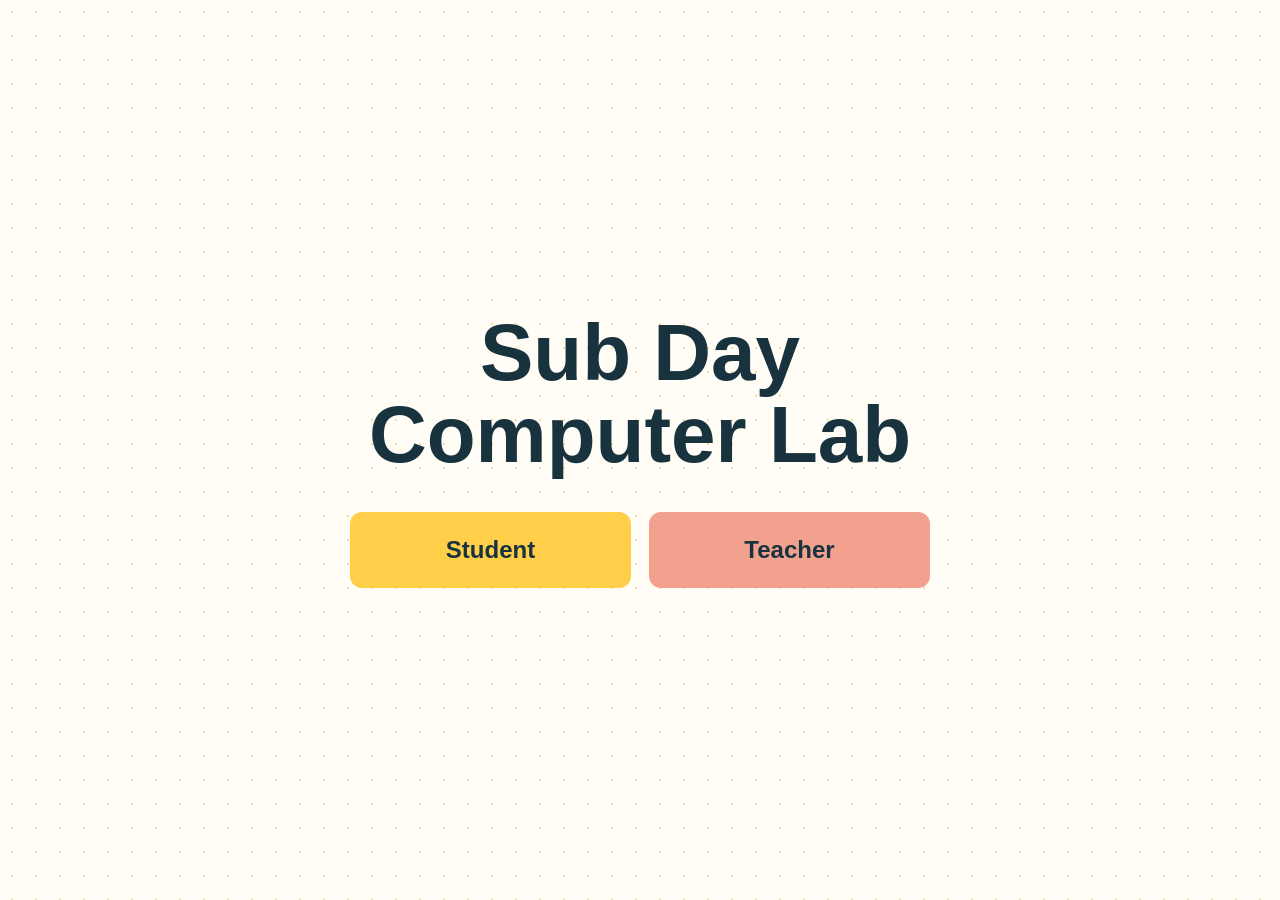
<file: index.html>
<!doctype html>
<html lang="en">
<head>
  <meta charset="utf-8">
  <meta name="viewport" content="width=device-width, initial-scale=1">
  <meta name="theme-color" content="#fff8df">
  <title>Sub Day Computer Lab</title>
  <link rel="stylesheet" href="css/base.css">
</head>
<body class="home-page">
  <!-- Simple role selection; student and teacher experiences live on their own pages. -->
  <main class="home-shell">
    <h1>Sub Day<br>Computer Lab</h1>
    <nav class="home-actions" aria-label="Choose a page">
      <a class="button button-student" href="student.html">Student</a>
      <a class="button button-teacher" href="teacher.html">Teacher</a>
    </nav>
  </main>
</body>
</html>
</file>
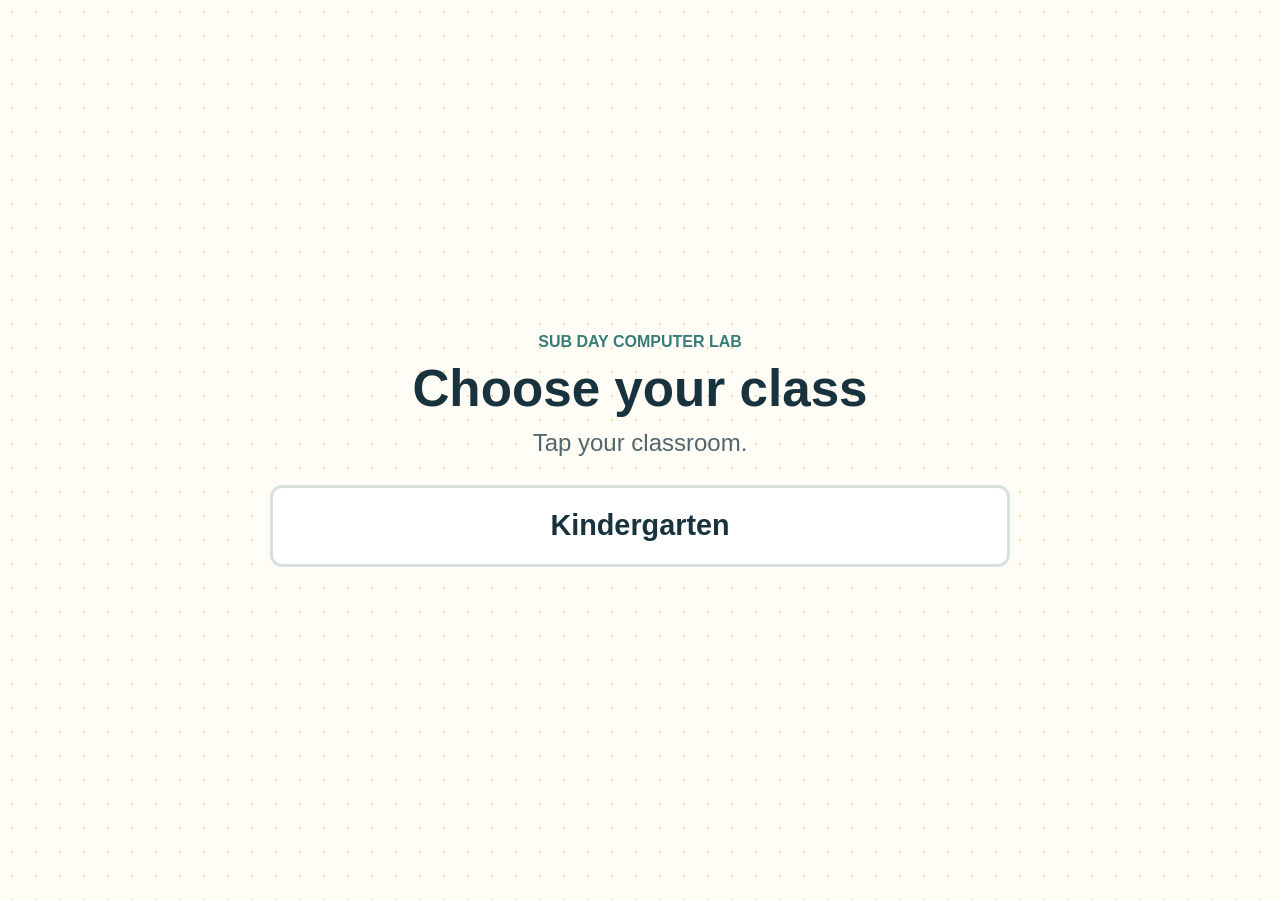
<file: student.html>
<!doctype html>
<html lang="en">
<head>
  <meta charset="utf-8">
  <meta name="viewport" content="width=device-width, initial-scale=1">
  <meta name="theme-color" content="#fff8df">
  <title>Student Lab | Sub Day Computer Lab</title>
  <link rel="stylesheet" href="css/base.css">
  <link rel="stylesheet" href="css/student.css">
  <link rel="stylesheet" href="css/activities.css">
  <script defer src="data/classes.js"></script>
  <script defer src="data/lessons.js"></script>
  <script defer src="js/roster.js"></script>
  <script defer src="js/progress.js"></script>
  <script defer src="js/kid-guide.js"></script>
  <script defer src="js/activities/activity-base.js"></script>
  <script defer src="js/activities/k1-activity-utils.js"></script>
  <script defer src="js/activities/k1-sound-fx.js"></script>
  <script defer src="js/activities/k1-star-catch.js"></script>
  <script defer src="js/activities/k1-bee-garden-adventure.js"></script>
  <script defer src="js/activities/k1-five-senses-mini-lesson.js"></script>
  <script defer src="js/activities/k1-practice-sprint.js"></script>
  <script defer src="js/activities/k1-five-senses-hunt.js"></script>
  <script defer src="js/activities/k1-nursery-rhyme-rescue.js"></script>
  <script defer src="js/activities/k1-alphabet-adventure.js"></script>
  <script defer src="js/activities/k1-five-senses-sort.js"></script>
  <script defer src="js/activities/k1-teddy-adventure.js"></script>
  <script defer src="js/lesson-engine.js"></script>
  <script defer src="js/app.js"></script>
</head>
<body class="student-page">
  <!-- app.js renders the student flow here, keeping navigation out of lesson content. -->
  <main id="student-flow" class="student-shell" aria-live="polite"></main>
</body>
</html>
</file>
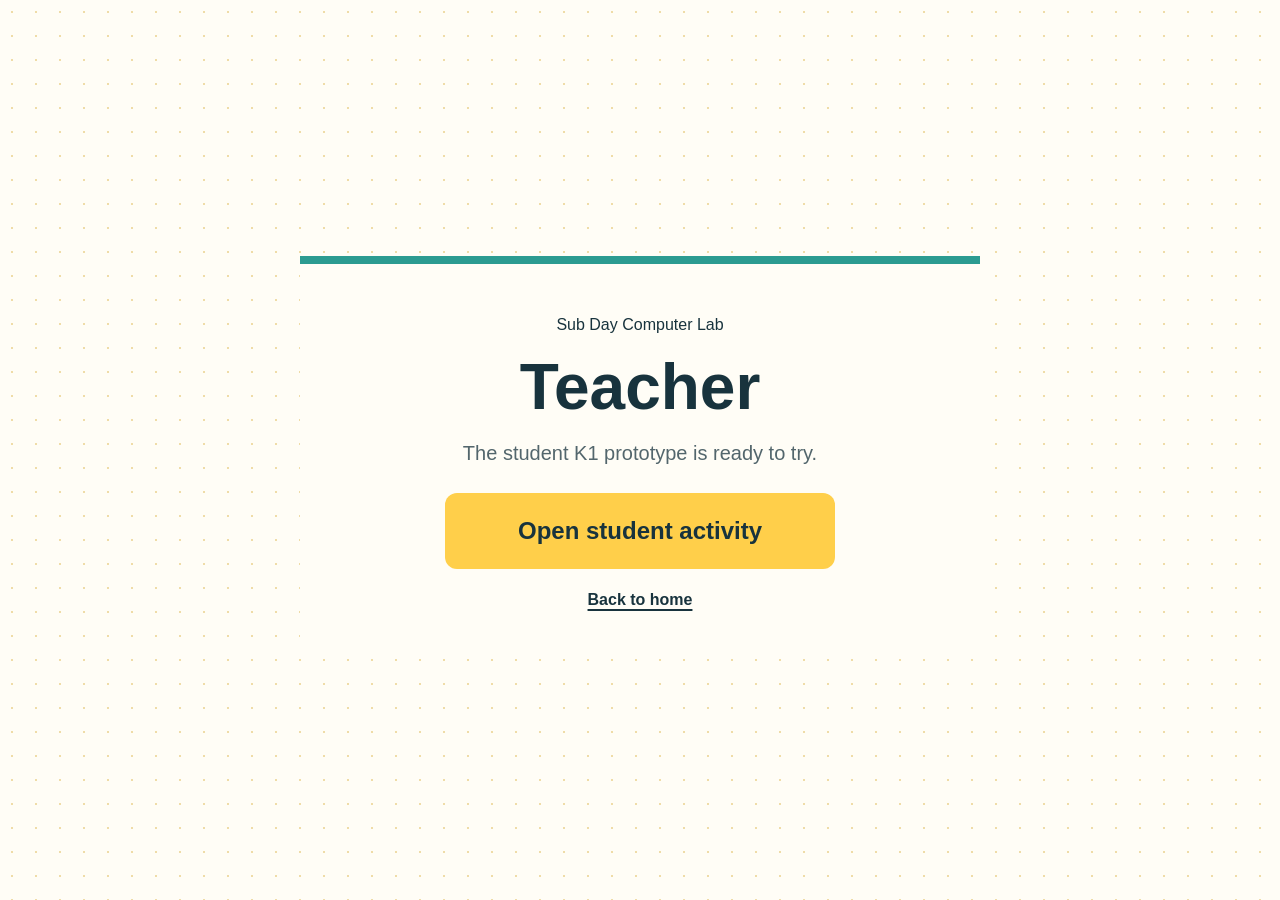
<file: teacher.html>
<!doctype html>
<html lang="en">
<head>
  <meta charset="utf-8">
  <meta name="viewport" content="width=device-width, initial-scale=1">
  <meta name="theme-color" content="#fff8df">
  <title>Teacher | Sub Day Computer Lab</title>
  <link rel="stylesheet" href="css/base.css">
  <link rel="stylesheet" href="css/teacher.css">
</head>
<body class="teacher-page">
  <!-- Reserved for future teacher tools; this first version provides navigation only. -->
  <main class="teacher-shell">
    <p class="eyebrow">Sub Day Computer Lab</p>
    <h1>Teacher</h1>
    <p class="teacher-note">The student K1 prototype is ready to try.</p>
    <nav class="teacher-actions" aria-label="Teacher navigation">
      <a class="button button-student" href="student.html">Open student activity</a>
      <a class="text-link" href="index.html">Back to home</a>
    </nav>
  </main>
</body>
</html>
</file>
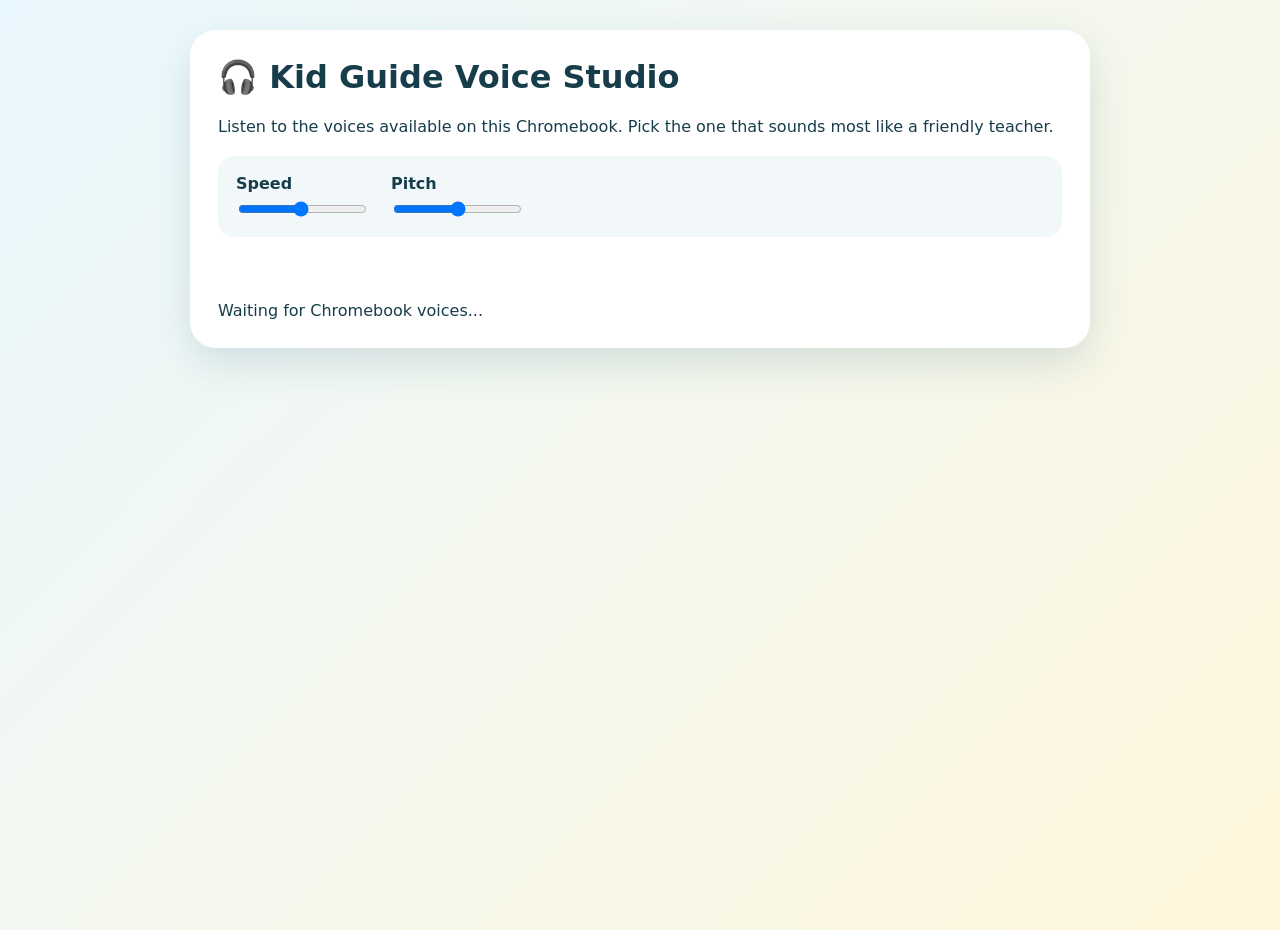
<file: voice-test.html>
<!doctype html>
<html lang="en">
<head>
  <meta charset="utf-8">
  <meta
    name="viewport"
    content="width=device-width, initial-scale=1"
  >
  <title>Kid Guide Voice Studio</title>

  <style>
    * { box-sizing: border-box; }

    body {
      margin: 0;
      min-height: 100vh;
      font-family:
        system-ui,
        -apple-system,
        BlinkMacSystemFont,
        "Segoe UI",
        sans-serif;
      background:
        linear-gradient(135deg, #eaf8ff, #fff7dc);
      color: #173d4b;
    }

    main {
      width: min(900px, 94vw);
      margin: 30px auto;
      padding: 28px;
      border-radius: 26px;
      background: white;
      box-shadow: 0 15px 40px rgba(28,83,103,.15);
    }

    h1 {
      margin-top: 0;
      font-size: 2rem;
    }

    .voice-card {
      display: grid;
      grid-template-columns: 1fr auto auto;
      align-items: center;
      gap: 12px;
      padding: 14px;
      margin: 10px 0;
      border: 2px solid #dcecf1;
      border-radius: 16px;
    }

    .voice-card.selected {
      border-color: #2d9f87;
      background: #ecfbf5;
    }

    .voice-name {
      display: flex;
      align-items: center;
      flex-wrap: wrap;
      gap: 7px;
      font-weight: 900;
    }

    .voice-badge {
      display: inline-flex;
      align-items: center;
      min-height: 24px;
      padding: 3px 8px;
      border-radius: 999px;
      font-size: .72rem;
      font-weight: 900;
      line-height: 1;
    }

    .male-badge {
      background: #e4f1ff;
      color: #275d90;
      border: 1px solid #add1f3;
    }

    .natural-badge {
      background: #e5f8ed;
      color: #24704c;
      border: 1px solid #a7dfbf;
    }

    .voice-meta {
      margin-top: 3px;
      color: #5d7380;
      font-size: .9rem;
    }

    button {
      min-height: 44px;
      padding: 9px 16px;
      border: 0;
      border-radius: 999px;
      background: #237c91;
      color: white;
      font-weight: 900;
      cursor: pointer;
    }

    button.use {
      background: #2c9b72;
    }

    .controls {
      display: flex;
      gap: 22px;
      flex-wrap: wrap;
      margin: 20px 0;
      padding: 18px;
      border-radius: 16px;
      background: #f2f8fa;
    }

    label {
      display: grid;
      gap: 6px;
      font-weight: 800;
    }

    #status {
      min-height: 28px;
      font-weight: 900;
      color: #247155;
    }
  </style>
</head>

<body>
  <main>
    <h1>🎧 Kid Guide Voice Studio</h1>

    <p>
      Listen to the voices available on this Chromebook.
      Pick the one that sounds most like a friendly teacher.
    </p>

    <div class="controls">
      <label>
        Speed
        <input
          id="rate"
          type="range"
          min="0.72"
          max="1.05"
          step="0.01"
          value="0.88"
        >
      </label>

      <label>
        Pitch
        <input
          id="pitch"
          type="range"
          min="0.88"
          max="1.12"
          step="0.01"
          value="1"
        >
      </label>
    </div>

    <p id="status"></p>

    <div id="voices"></div>
  </main>

  <script>
    const list = document.querySelector("#voices");
    const status = document.querySelector("#status");
    const rate = document.querySelector("#rate");
    const pitch = document.querySelector("#pitch");

    const sample =
      "Hi there! I'm your computer teacher today. " +
      "We're going to have some fun together. " +
      "Move Buzz to the yellow flower. " +
      "Great job! You found it. Now you try.";

    /*
     * Browsers do not provide true gender metadata.
     * These are common male-sounding English voice names.
     * This is only a helpful sorting guess.
     */
    const likelyMalePattern =
      /male|guy|christopher|david|mark|roger|eric|andrew|brian|ryan|george|daniel|james|thomas|matthew|aaron|arthur|fred|lee|oliver/i;

    function isLikelyMale(voice) {
      return likelyMalePattern.test(voice.name);
    }

    function voiceScore(voice) {
      let score = 0;

      if (isLikelyMale(voice)) score += 100;

      if (
        /natural|premium|enhanced/i.test(voice.name)
      ) {
        score += 40;
      }

      if (
        voice.lang &&
        voice.lang.toLowerCase() === "en-us"
      ) {
        score += 20;
      }

      if (
        /microsoft/i.test(voice.name)
      ) {
        score += 8;
      }

      if (
        /google/i.test(voice.name)
      ) {
        score += 6;
      }

      return score;
    }

    function savedVoice() {
      try {
        return localStorage.getItem(
          "subDayPreferredVoiceName"
        ) || "";
      } catch {
        return "";
      }
    }

    function playVoice(voice) {
      speechSynthesis.cancel();

      const utterance =
        new SpeechSynthesisUtterance(sample);

      utterance.voice = voice;
      utterance.lang = voice.lang || "en-US";
      utterance.rate = Number(rate.value);
      utterance.pitch = Number(pitch.value);
      utterance.volume = 1;

      speechSynthesis.speak(utterance);
    }

    function useVoice(voice) {
      try {
        localStorage.setItem(
          "subDayPreferredVoiceName",
          voice.name
        );

        localStorage.setItem(
          "subDayVoiceRate",
          rate.value
        );

        localStorage.setItem(
          "subDayVoicePitch",
          pitch.value
        );

        status.textContent =
          `Saved: ${voice.name}`;

        render();
      } catch {
        status.textContent =
          "This browser could not save the voice.";
      }
    }

    function render() {
      const voices =
        speechSynthesis
          .getVoices()
          .filter(
            voice =>
              voice.lang &&
              voice.lang
                .toLowerCase()
                .startsWith("en")
          )
          .sort((a, b) => {
            const scoreDifference =
              voiceScore(b) - voiceScore(a);

            if (scoreDifference !== 0) {
              return scoreDifference;
            }

            return a.name.localeCompare(b.name);
          });

      list.replaceChildren();

      const selected = savedVoice();

      voices.forEach(voice => {
        const card =
          document.createElement("div");

        card.className =
          "voice-card" +
          (
            voice.name === selected
              ? " selected"
              : ""
          );

        const info =
          document.createElement("div");

        const maleGuess =
          isLikelyMale(voice);

        const naturalGuess =
          /natural|premium|enhanced/i.test(
            voice.name
          );

        info.innerHTML = `
          <div class="voice-name">
            ${voice.name}

            ${
              maleGuess
                ? '<span class="voice-badge male-badge">Likely male</span>'
                : ""
            }

            ${
              naturalGuess
                ? '<span class="voice-badge natural-badge">Natural</span>'
                : ""
            }
          </div>

          <div class="voice-meta">
            ${voice.lang}
            ${voice.localService
              ? " • Local"
              : " • Network"}
          </div>
        `;

        const listen =
          document.createElement("button");

        listen.textContent = "▶ Listen";

        listen.addEventListener(
          "click",
          () => playVoice(voice)
        );

        const use =
          document.createElement("button");

        use.className = "use";
        use.textContent =
          "✓ Use for Kid Guide";

        use.addEventListener(
          "click",
          () => useVoice(voice)
        );

        card.append(info, listen, use);
        list.append(card);
      });

      if (!voices.length) {
        list.textContent =
          "Waiting for Chromebook voices...";
      }
    }

    rate.addEventListener("change", () => {
      try {
        localStorage.setItem(
          "subDayVoiceRate",
          rate.value
        );
      } catch {}
    });

    pitch.addEventListener("change", () => {
      try {
        localStorage.setItem(
          "subDayVoicePitch",
          pitch.value
        );
      } catch {}
    });

    render();

    speechSynthesis.onvoiceschanged = render;

    setTimeout(render, 250);
    setTimeout(render, 800);
  </script>
</body>
</html>
</file>
<file: css/base.css>
/* Shared foundation and role-selection page styles. */
:root {
  color-scheme: light;
  --ink: #18333d;
  --muted: #53666c;
  --paper: #fffdf6;
  --sun: #ffcf4a;
  --coral: #ef725e;
  --teal: #2c9b91;
  --sky: #dff3f1;
  --line: #d7e2dd;
  font-family: "Trebuchet MS", "Arial Rounded MT Bold", sans-serif;
  color: var(--ink);
  background: var(--paper);
}

* { box-sizing: border-box; }
body {
  min-width: 320px;
  min-height: 100vh;
  margin: 0;
  background-color: var(--paper);
  background-image: radial-gradient(#efdca8 0.8px, transparent 0.8px);
  background-size: 24px 24px;
}
button, a { font: inherit; }
a { color: inherit; }
button:focus-visible, a:focus-visible { outline: 4px solid #1f7777; outline-offset: 4px; }
.home-page, .teacher-page { display: grid; place-items: center; padding: 24px; }
.home-shell { width: min(100%, 720px); padding: clamp(32px, 8vw, 72px) 24px; text-align: center; animation: arrive 420ms ease-out both; }
.home-shell h1 { margin: 0 0 36px; font-size: clamp(2.6rem, 8vw, 5rem); line-height: 1.03; }
.home-actions { display: grid; grid-template-columns: repeat(2, minmax(0, 1fr)); gap: 18px; max-width: 580px; margin: 0 auto; }
.button { display: inline-flex; min-height: 76px; align-items: center; justify-content: center; padding: 16px 24px; border: 3px solid transparent; border-radius: 12px; color: var(--ink); font-size: 1.5rem; font-weight: 800; text-align: center; text-decoration: none; cursor: pointer; transition: transform 130ms ease, filter 130ms ease; }
.button:hover { filter: brightness(0.97); transform: translateY(-2px); }
.button-student { background: var(--sun); }
.button-teacher { background: #f3a18f; }
.text-link { font-weight: 700; text-decoration-thickness: 2px; text-underline-offset: 4px; }
@keyframes arrive { from { opacity: 0; transform: translateY(10px); } to { opacity: 1; transform: translateY(0); } }
@media (max-width: 480px) { .home-actions { grid-template-columns: 1fr; } }
@media (prefers-reduced-motion: reduce) { *, *::before, *::after { scroll-behavior: auto !important; animation-duration: 0.01ms !important; transition-duration: 0.01ms !important; } }
</file>
<file: css/student.css>
/* Student flow screens and large touch-friendly roster controls. */
.student-page { padding: 20px; }
.student-shell { width: min(100%, 980px); min-height: calc(100vh - 40px); margin: 0 auto; display: flex; flex-direction: column; justify-content: center; padding: clamp(18px, 4vw, 40px); }
.flow-screen { animation: arrive 260ms ease-out both; text-align: center; }
.flow-screen h1 { margin: 0 0 12px; font-size: clamp(2rem, 5vw, 3.2rem); line-height: 1.08; }
.flow-screen .prompt { margin: 0 0 28px; color: var(--muted); font-size: clamp(1.15rem, 3vw, 1.5rem); }
.eyebrow { margin: 0 0 10px; color: #397c78; font-size: 1rem; font-weight: 800; text-transform: uppercase; }
.class-list, .name-grid, .choice-row { display: grid; gap: 14px; width: min(100%, 740px); margin: 0 auto; }
.class-list { grid-template-columns: 1fr; }
.name-grid { grid-template-columns: repeat(4, minmax(0, 1fr)); }
.choice-row { grid-template-columns: repeat(2, minmax(0, 1fr)); }
.pick-button { min-height: 82px; padding: 14px 10px; border: 3px solid var(--line); border-radius: 12px; background: white; color: var(--ink); font-size: clamp(1.2rem, 3.2vw, 1.8rem); font-weight: 800; cursor: pointer; transition: transform 120ms ease, border-color 120ms ease, background 120ms ease; }
.pick-button:hover { border-color: var(--teal); background: var(--sky); transform: translateY(-2px); }
.pick-button.confirm-yes { background: var(--sun); border-color: var(--sun); }
.pick-button.go-back { background: #f4e8df; }
.welcome-name { color: #b84f3e; }
.welcome-mark { margin: 0 0 18px; font-size: 4rem; }
.flow-screen .button { margin: 10px auto 0; min-width: min(100%, 320px); }
.back-link { display: inline-block; margin-top: 22px; font-size: 1.1rem; font-weight: 700; text-underline-offset: 4px; }
.lesson-screen { width: 100%; animation: arrive 260ms ease-out both; }
.lesson-header { display: flex; align-items: center; justify-content: space-between; gap: 16px; margin: 0 0 12px; }
.lesson-title-group { display: flex; min-width: 0; align-items: center; gap: 12px; }
.lesson-header h1 { margin: 0; font-size: clamp(1.4rem, 3.4vw, 2.1rem); }
.test-mode-label { flex: 0 0 auto; padding: 4px 8px; border: 1px solid #bf9350; border-radius: 5px; background: #fff5d9; color: #715320; font-size: 0.75rem; font-weight: 800; }
.lesson-progress { flex: 0 0 auto; padding: 8px 12px; border-radius: 999px; background: var(--sky); font-size: 1rem; font-weight: 800; }
.progress-track { height: 12px; overflow: hidden; margin-bottom: 16px; border-radius: 99px; background: #e3e8e2; }
.progress-fill { width: 0; height: 100%; border-radius: inherit; background: var(--teal); transition: width 220ms ease; }
.activity-mount { min-height: 430px; }
.finish-mark { margin: 0 0 14px; color: #d69119; font-size: 5rem; line-height: 1; }
@media (max-width: 680px) {
  .student-page { padding: 12px; }
  .student-shell { min-height: calc(100vh - 24px); padding: 18px 10px; }
  .name-grid { grid-template-columns: repeat(2, minmax(0, 1fr)); gap: 10px; }
  .pick-button { min-height: 74px; }
  .activity-mount { min-height: 390px; }
}
@media (max-width: 380px) { .choice-row { grid-template-columns: 1fr; } .lesson-header { align-items: flex-start; flex-direction: column; } .lesson-title-group { flex-wrap: wrap; } }
/* =========================================================
   FULL-VIEWPORT LESSON MODE
   Keep active lessons on one Chromebook screen.
   Scrolling should only occur inside activities specifically
   designed to teach scrolling.
   ========================================================= */

.student-page:has(.lesson-screen) {
  height: 100dvh;
  min-height: 100dvh;
  overflow: hidden;
  padding: 8px 12px;
}

.student-page:has(.lesson-screen) .student-shell {
  width: min(100%, 1360px);
  height: calc(100dvh - 16px);
  min-height: 0;
  margin: 0 auto;
  padding: 6px 12px;
  justify-content: flex-start;
}

.student-page:has(.lesson-screen) .lesson-screen {
  display: grid;
  grid-template-rows: auto auto auto minmax(0, 1fr);
  width: 100%;
  height: 100%;
  min-height: 0;
}

.student-page:has(.lesson-screen) .lesson-header {
  margin-bottom: 6px;
}

.student-page:has(.lesson-screen) .lesson-header h1 {
  font-size: clamp(1.35rem, 2.5vw, 1.9rem);
}

.student-page:has(.lesson-screen) .lesson-progress {
  padding: 6px 11px;
  font-size: 0.95rem;
}

.student-page:has(.lesson-screen) .progress-track {
  height: 9px;
  margin-bottom: 8px;
}

.student-page:has(.lesson-screen) .activity-mount {
  min-height: 0;
  overflow: hidden;
}
</file>
<file: css/activities.css>
/* Shared activity surfaces and Star Catch target states. */
.kid-guide { display: flex; min-height: 92px; align-items: center; justify-content: space-between; gap: 16px; margin-bottom: 14px; padding: 14px 18px; border-left: 7px solid var(--coral); border-radius: 8px; background: #fff0e9; text-align: left; }
.kid-guide-message { margin: 0; font-size: clamp(1.2rem, 3vw, 1.7rem); font-weight: 800; }
.kid-guide-hint { margin: 5px 0 0; color: #72552a; font-size: 1.05rem; }
.guide-replay { flex: 0 0 auto; min-height: 48px; padding: 8px 12px; border: 2px solid #bd5749; border-radius: 9px; background: white; color: var(--ink); font-weight: 800; cursor: pointer; }
.star-game { display: grid; grid-template-rows: auto minmax(0, 1fr); height: 100%; min-height: 0; text-align: center; }
.round-label { margin: 0 0 6px; font-size: 1.1rem; font-weight: 800; color: #ffd166; }
.star-board { position: relative; min-height: 330px; overflow: hidden; border-radius: 16px; background: radial-gradient(circle at 18% 20%, rgba(255, 255, 255, 0.5), transparent 6%), radial-gradient(circle at 72% 64%, rgba(255, 255, 255, 0.4), transparent 5%), radial-gradient(circle at 40% 78%, rgba(255, 255, 255, 0.4), transparent 5%), radial-gradient(circle at 85% 18%, rgba(255, 255, 255, 0.5), transparent 6%), linear-gradient(165deg, #1b2a52, #0c1733); touch-action: manipulation; }
.star-board::after { content: "🌙"; position: absolute; top: 6%; right: 8%; font-size: clamp(2rem, 4vw, 3rem); opacity: 0.9; }
.star-target { position: absolute; display: grid; width: clamp(62px, 9vw, 88px); aspect-ratio: 1; place-items: center; padding: 0; transform: translate(-50%, -50%); border: 0; border-radius: 50%; background: transparent; color: #edaa18; font-size: clamp(3.7rem, 8vw, 5.4rem); line-height: 1; cursor: pointer; filter: drop-shadow(0 3px 0 #cb8514); transition: opacity 180ms ease, scale 180ms ease, filter 180ms ease; }
.star-target:hover, .star-target.demo-glow { scale: 1.14; filter: drop-shadow(0 0 11px #ffcf4a); }
.star-target.star-small { width: clamp(54px, 7vw, 72px); font-size: clamp(3.2rem, 6vw, 4.2rem); }
.star-target.collected { opacity: 0; scale: 1.65; pointer-events: none; }
.star-board.guide-hint-target { outline: 5px solid #ef725e; outline-offset: -7px; }
.activity-feedback { min-height: 32px; margin: 10px 0 0; color: #34786e; font-size: 1.2rem; font-weight: 800; }
@media (max-width: 600px) { .kid-guide { align-items: flex-start; flex-direction: column; gap: 10px; } .guide-replay { min-height: 44px; } .star-board { min-height: 290px; } }

/* Tutorial system: locks input during a demonstration and shows a floating ghost pointer. */
.teaching-lock { pointer-events: none; opacity: 0.92; }
.kid-guide-ghost-pointer { position: fixed; z-index: 9999; left: 0; top: 0; display: grid; place-items: center; width: 54px; height: 54px; margin: -27px 0 0 -27px; font-size: 2.4rem; line-height: 1; opacity: 0; filter: drop-shadow(0 3px 4px rgba(0, 0, 0, 0.25)); pointer-events: none; transition: left 380ms ease, top 380ms ease, opacity 180ms ease; }
.kid-guide-ghost-pointer.ghost-visible { opacity: 1; }
.kid-guide-ghost-pointer.ghost-tap, .kid-guide-ghost-pointer.ghost-pressed { animation: ghost-pulse 260ms ease; }
.kid-guide-ghost-pointer.ghost-scroll-down { animation: ghost-bounce 420ms ease-in-out infinite alternate; }
.kid-guide-ghost-pointer.ghost-fade { opacity: 0; }
@keyframes ghost-pulse { 0% { scale: 1; } 50% { scale: 0.75; } 100% { scale: 1; } }
@keyframes ghost-bounce { from { translate: 0 0; } to { translate: 0 10px; } }
@media (prefers-reduced-motion: reduce) {
  .kid-guide-ghost-pointer { transition: opacity 1ms linear !important; }
  .kid-guide-ghost-pointer.ghost-tap, .kid-guide-ghost-pointer.ghost-pressed, .kid-guide-ghost-pointer.ghost-scroll-down { animation: none !important; }
}
/* =========================================================
   COMPACT LESSON ACTIVITY LAYOUT
   ========================================================= */

.student-page:has(.lesson-screen) .kid-guide {
  min-height: 68px;
  margin-bottom: 8px;
  padding: 9px 14px;
  gap: 12px;
}

.student-page:has(.lesson-screen) .kid-guide-message {
  font-size: clamp(1.1rem, 2.2vw, 1.45rem);
}

.student-page:has(.lesson-screen) .kid-guide-hint {
  margin-top: 3px;
  font-size: 0.95rem;
}

.student-page:has(.lesson-screen) .guide-replay {
  min-height: 42px;
  padding: 7px 11px;
}

.student-page:has(.lesson-screen) .star-game {
  display: grid;
  grid-template-rows: auto minmax(0, 1fr) auto;
  height: 100%;
  min-height: 0;
  overflow: hidden;
}

.student-page:has(.lesson-screen) .round-label {
  margin: 0 0 5px;
  font-size: 1rem;
}

.student-page:has(.lesson-screen) .star-board {
  height: 100%;
  min-height: 0;
}

.student-page:has(.lesson-screen) .activity-feedback {
  min-height: 24px;
  margin: 5px 0 0;
  font-size: 1rem;
}

.guide-hint-target { outline: 4px solid #ef725e; outline-offset: -5px; }
.star-drifting { animation: star-drift 5s ease-in-out infinite alternate; }
@keyframes star-drift { from { translate: 0 0; } to { translate: 9px -7px; } }

/* Shared K1 activity layout; the enclosing lesson owns the viewport. */
.k1-activity {
  display: flex;
  width: 100%;
  height: 100%;
  min-height: 0;
  flex-direction: column;
  overflow: hidden;
  text-align: center;
}

.activity-feedback { flex: 0 0 auto; }
.sense-hunt-scene { display: grid; min-height: 0; flex: 1; grid-template-columns: minmax(130px, 0.7fr) minmax(0, 1.5fr); align-items: center; gap: 20px; padding: 12px; border-radius: 12px; background: linear-gradient(135deg, #e9f7ef, #f4f8ff); }
.sense-hunt-icon { font-size: 5rem; }
.picture-choice-grid, .rhyme-choice-grid, .letter-choice-grid { display: grid; min-height: 0; grid-template-columns: repeat(3, minmax(0, 1fr)); gap: 14px; }
.picture-choice, .letter-choice { display: grid; min-width: 0; min-height: 128px; place-items: center; padding: 12px; border: 3px solid #b8d8ce; border-radius: 12px; background: #fff; color: var(--ink); cursor: pointer; transition: transform 120ms ease, border-color 120ms ease, background 120ms ease; }
.picture-choice:hover, .letter-choice:hover, .demo-glow { border-color: #e4ad2f; background: #fff8df; transform: scale(1.035); }
.picture-choice-icon { font-size: 4.5rem; line-height: 1; }
.rhyme-rescue { display: grid; grid-template-rows: minmax(100px, 0.8fr) minmax(0, 1.2fr) auto; gap: 12px; }
.rhyme-scene { display: grid; min-height: 0; place-items: center; border-radius: 12px; background: #eaf5f8; font-size: 4.5rem; }
.rhyme-drop-scene { outline: 4px dashed #2c9b91; outline-offset: -10px; }
.rhyme-choice { cursor: grab; }
.alphabet-adventure { display: grid; grid-template-rows: minmax(110px, 0.9fr) minmax(0, 1.1fr) auto; gap: 12px; }
.letter-hero { display: flex; min-height: 0; align-items: center; justify-content: center; gap: 28px; border-radius: 12px; background: #fff1d4; }
.letter-card-display { font-size: 5rem; font-weight: 900; line-height: 1; }
.letter-picture { font-size: 4rem; }
.letter-choice { font-size: 3.5rem; font-weight: 900; }
.sense-sort { display: grid; grid-template-rows: minmax(110px, 0.8fr) minmax(0, 1.2fr) auto; gap: 12px; }
.sort-object { display: grid; min-height: 0; place-items: center; }
.sort-object-card { display: grid; width: min(100%, 190px); height: 112px; place-items: center; border: 3px solid #e3c66b; border-radius: 12px; background: #fff9e8; color: var(--ink); font-size: 1rem; font-weight: 800; cursor: grab; }
.sort-object-card .picture-choice-icon { display: block; font-size: 3.5rem; }
.object-selected { outline: 4px solid #2c9b91; outline-offset: 2px; }
.sense-target-grid { display: grid; min-height: 0; grid-template-columns: repeat(3, minmax(0, 1fr)); align-items: stretch; gap: 14px; }
.sense-target { display: flex; min-width: 0; min-height: 118px; flex-direction: column; align-items: center; justify-content: center; gap: 4px; border: 3px dashed #91c9c1; border-radius: 12px; background: #edf8f5; color: var(--ink); cursor: pointer; }
.sense-target-icon { font-size: 3.5rem; line-height: 1; }
.sense-target-name { font-size: 1.1rem; font-weight: 900; }
.teddy-adventure { display: grid; grid-template-rows: auto auto minmax(0, 1fr) auto; gap: 8px; }
.teddy-journey-header { display: flex; min-height: 54px; align-items: center; justify-content: space-between; gap: 14px; }
.teddy-map { position: relative; display: flex; min-width: 0; flex: 1; align-items: center; justify-content: space-between; padding: 0 6px; }
.teddy-map::before { content: ""; position: absolute; top: 16px; right: 6%; left: 6%; z-index: 0; height: 5px; border-radius: 3px; background: #e5bd58; }
.teddy-stop { position: relative; z-index: 1; display: flex; flex-direction: column; align-items: center; gap: 4px; font-size: 0.72rem; font-weight: 800; color: #a9823c; }
.teddy-stop::before { content: "●"; color: #e5bd58; font-size: 1rem; }
.teddy-stop.stop-complete { color: #2c9b91; }
.teddy-stop.stop-complete::before { content: "★"; color: #2c9b91; }
.teddy-path-runner { position: absolute; top: -14px; left: 0; z-index: 2; font-size: 2.1rem; transition: left 500ms ease; }
.teddy-path-runner.no-transition { transition: none; }
.teddy-score { flex: 0 0 auto; margin: 0; font-weight: 900; font-size: 1.1rem; }
.teddy-level-label { margin: 0; font-weight: 900; font-size: 1.1rem; }
.teddy-challenge { position: relative; display: grid; min-height: 0; place-items: center; overflow: hidden; border-radius: 12px; background: linear-gradient(145deg, #edf8f5, #fff8df); }
.teddy-scene-park { background: linear-gradient(160deg, #cdeccb, #f3fbef); }
.teddy-scene-farm { background: linear-gradient(160deg, #f3e2b4, #fff7e3); }
.teddy-scene-forest { background: linear-gradient(160deg, #c7e4c0, #eef7e8); }
.teddy-scene-bridge { background: linear-gradient(160deg, #bfe0ef, #eaf6fb); }
.teddy-scene-senses { background: linear-gradient(160deg, #ffd9ef, #fff3fa); }
.teddy-scene-school { background: linear-gradient(160deg, #ffe3b0, #fff6e3); }
.teddy-star-board { position: relative; width: 100%; height: 100%; min-height: 170px; }
.teddy-star, .scroll-find-item { position: absolute; display: grid; min-width: 76px; min-height: 76px; place-items: center; border: 0; border-radius: 12px; background: transparent; color: var(--ink); font-size: 3.5rem; cursor: pointer; }
.teddy-star { transform: translate(-50%, -50%); color: #e5ad26; }
.teddy-scene-object { position: absolute; display: grid; place-items: center; width: 100px; height: 100px; margin: -50px 0 0 -50px; padding: 0; border: 0; background: transparent; font-size: clamp(2.8rem, 6vw, 3.8rem); cursor: pointer; filter: drop-shadow(0 3px 3px rgba(0, 0, 0, 0.15)); transition: scale 140ms ease; }
.teddy-scene-object:hover, .teddy-scene-object:focus-visible { scale: 1.12; }
.teddy-scene-object.scene-pop { animation: scene-pop 420ms ease; }
.teddy-scene-object.scene-shake { animation: scene-shake 320ms ease; }
.teddy-scene-object.collected { opacity: 0.3; pointer-events: none; }
.teddy-scene-home.collected { filter: drop-shadow(0 0 8px #2c9b91); }
.teddy-scene-animal.collected { opacity: 0.25; pointer-events: none; }
.teddy-stone { position: absolute; display: grid; place-items: center; width: 84px; height: 84px; margin: -42px 0 0 -42px; padding: 0; border: 4px solid #bd9256; border-radius: 50%; background: #efd9ab; color: var(--ink); font-size: 2.6rem; font-weight: 900; cursor: pointer; box-shadow: 0 4px 0 #9c7439; }
.teddy-stone.scene-pop { animation: scene-pop 420ms ease; }
.teddy-stone.scene-shake { animation: scene-shake 320ms ease; }
.scroll-practice-panel { display: grid; width: min(100%, 420px); max-height: 174px; overflow-y: auto; overscroll-behavior: contain; border: 4px solid #83bdb2; border-radius: 12px; background: #fff; }
.scroll-find-item { position: static; width: 100%; min-height: 92px; border-bottom: 2px solid #e4eee8; border-radius: 0; }
.lesson-transition, .lesson-finish { display: grid; width: 100%; height: 100%; min-height: 0; place-content: center; justify-items: center; text-align: center; }
.lesson-transition > span { color: #e5ad26; font-size: 4rem; }
.lesson-transition p { margin: 4px 0; font-size: 2rem; font-weight: 900; }
.teddy-arrival { display: grid; grid-template-columns: auto auto; align-items: center; justify-items: center; gap: 12px; animation: teddy-arrive 500ms ease-out both; }
.teddy-arrival span { font-size: 5rem; }
.teddy-arrival p { grid-column: 1 / -1; margin: 0; font-size: 1.7rem; font-weight: 900; }
@keyframes teddy-arrive { from { opacity: 0; transform: translateY(8px) scale(0.94); } to { opacity: 1; transform: translateY(0) scale(1); } }
.lesson-finish .finish-mark { margin: 0; }
.lesson-finish h1 { margin: 6px 0 14px; font-size: 2.7rem; }
.student-page:has(.lesson-screen) .lesson-screen.is-finished { grid-template-rows: auto auto auto minmax(0, 1fr); }

/* Bee Garden Adventure */
.bee-garden { display: grid; grid-template-rows: auto minmax(0, 1fr) auto; gap: 6px; }
.bee-garden-header { display: flex; align-items: center; justify-content: space-between; }
.bee-level-label, .bee-score { margin: 0; font-weight: 900; font-size: 1.1rem; }
.bee-board { position: relative; min-height: 0; overflow: hidden; border: 3px dashed #e3c66b; border-radius: 14px; background: linear-gradient(135deg, #effbf5, #fff8df); touch-action: none; }
.bee-character { position: absolute; left: 50%; top: 50%; z-index: 3; font-size: 2.6rem; transform: translate(-50%, -50%); transition: left 90ms linear, top 90ms linear; pointer-events: none; }
.bee-character.bee-bounce { animation: bee-pop 300ms ease; }
@keyframes bee-pop { 0% { scale: 1; } 40% { scale: 1.35; } 100% { scale: 1; } }
.bee-flower { position: absolute; display: grid; width: clamp(62px, 8vw, 82px); aspect-ratio: 1; place-items: center; padding: 0; transform: translate(-50%, -50%); border: 0; border-radius: 50%; background: transparent; font-size: clamp(2.6rem, 6vw, 3.6rem); cursor: pointer; transition: opacity 180ms ease, scale 180ms ease; }
.bee-flower-lit { filter: drop-shadow(0 0 10px #ffcf4a); animation: bee-glow 1.2s ease-in-out infinite alternate; }
@keyframes bee-glow { from { filter: drop-shadow(0 0 4px #ffcf4a); } to { filter: drop-shadow(0 0 14px #ffcf4a); } }
.bee-flower.collected { opacity: 0; scale: 1.6; pointer-events: none; }
.bee-cloud { position: absolute; z-index: 1; font-size: 2.6rem; opacity: 0.85; cursor: pointer; animation-name: cloud-drift; animation-timing-function: ease-in-out; animation-iteration-count: infinite; animation-direction: alternate; }
@keyframes cloud-drift { from { translate: 0 0; } to { translate: 10% 4%; } }
.bee-seed-row, .bee-plot-row { position: relative; z-index: 2; display: flex; width: 100%; align-items: center; justify-content: space-around; padding: 10px; }
.bee-seed, .bee-plot { width: 86px; height: 86px; border: 3px dashed #9dcfc4; border-radius: 12px; background: #fff; font-size: 2.6rem; cursor: pointer; }
.bee-seed.collected { opacity: 0.3; pointer-events: none; }
.bee-plot.collected { border-color: #2c9b91; background: #e4f6f1; }

/* Five Senses Mini Lesson: one full-bleed scene per sense, mascot-led, no card grids. */
.senses-mini-lesson { display: grid; height: 100%; }
.mini-scene { position: relative; display: grid; height: 100%; min-height: 0; overflow: hidden; border-radius: 16px; background: linear-gradient(160deg, #cfe9ff, #eef8ff); }
.mini-scene.scene-enter { animation: scene-fade 420ms ease-out both; }
.mini-scene-see { background: linear-gradient(160deg, #bfe3ff, #eaf6ff); }
.mini-scene-hear { background: linear-gradient(160deg, #d8f0d2, #f3fbef); }
.mini-scene-smell { background: linear-gradient(160deg, #ffd9ef, #fff3fa); }
.mini-scene-taste { background: linear-gradient(160deg, #ffe3b0, #fff6e3); }
.mini-scene-touch { background: linear-gradient(160deg, #e3d9ff, #f6f1ff); }
@keyframes scene-fade { from { opacity: 0; transform: translateY(8px); } to { opacity: 1; transform: translateY(0); } }
.mini-scene-badge { position: absolute; top: 14px; left: 14px; z-index: 2; display: grid; place-items: center; width: 56px; height: 56px; border-radius: 50%; background: rgba(255, 255, 255, 0.85); font-size: 1.8rem; box-shadow: 0 2px 6px rgba(0, 0, 0, 0.12); }
.mini-scene-objects { position: absolute; inset: 0; }
.mini-scene-object { position: absolute; display: grid; place-items: center; width: 92px; height: 92px; margin: -46px 0 0 -46px; padding: 0; border: 0; background: transparent; font-size: clamp(2.6rem, 6vw, 3.6rem); line-height: 1; }
.mini-scene-floating { animation: mini-float 3.2s ease-in-out infinite; pointer-events: none; }
@keyframes mini-float { 0%, 100% { translate: 0 0; } 50% { translate: 0 -10px; } }
.mini-scene-choice { cursor: pointer; filter: drop-shadow(0 3px 3px rgba(0, 0, 0, 0.15)); transition: scale 140ms ease; }
.mini-scene-choice:hover, .mini-scene-choice:focus-visible { scale: 1.12; }
.mini-scene-choice.scene-pop { animation: scene-pop 420ms ease; }
.mini-scene-choice.scene-shake { animation: scene-shake 320ms ease; }
@keyframes scene-pop { 0% { scale: 1; } 40% { scale: 1.5; } 100% { scale: 1.15; opacity: 0.35; } }
@keyframes scene-shake { 0%, 100% { translate: 0 0; } 25% { translate: -6px 0; } 75% { translate: 6px 0; } }
.mini-mascot { position: absolute; bottom: 6%; left: 50%; z-index: 1; translate: -50% 0; font-size: clamp(3.4rem, 7vw, 4.8rem); }
.mini-mascot.mascot-bounce { animation: mascot-bounce 480ms ease; }
@keyframes mascot-bounce { 0% { translate: -50% 0; } 40% { translate: -50% -16px; } 100% { translate: -50% 0; } }

/* Kindergarten Practice Sprint: each round type gets its own themed mini-scene. */
.practice-sprint { display: grid; height: 100%; min-height: 0; position: relative; }
.sprint-scene { position: relative; display: grid; height: 100%; min-height: 0; overflow: hidden; border-radius: 16px; }
.sprint-scene-senses { background: linear-gradient(160deg, #ffe3b0, #fff6e3); }
.sprint-scene-rhymes { background: linear-gradient(160deg, #cfe3ff, #eef5ff); }
.sprint-scene-alphabet { background: linear-gradient(160deg, #ffe9c2, #fff9ec); }
.sprint-scene-sort { background: linear-gradient(160deg, #d8f0d2, #f3fbf0); }
.sprint-scene-badge { position: absolute; top: 10px; left: 10px; z-index: 2; padding: 5px 12px; border-radius: 999px; background: rgba(255, 255, 255, 0.88); font-weight: 900; font-size: 0.85rem; color: #b84f3e; }
.sprint-scene-objects { position: absolute; inset: 0; }
.sprint-scene-object { position: absolute; display: grid; place-items: center; width: 100px; height: 100px; margin: -50px 0 0 -50px; padding: 0; border: 0; background: transparent; font-size: clamp(2.8rem, 6vw, 3.8rem); cursor: pointer; filter: drop-shadow(0 3px 3px rgba(0, 0, 0, 0.15)); transition: scale 140ms ease; }
.sprint-scene-object:hover, .sprint-scene-object:focus-visible { scale: 1.12; }
.sprint-scene-object.scene-pop { animation: scene-pop 420ms ease; }
.sprint-scene-object.scene-shake { animation: scene-shake 320ms ease; }
.sprint-big-letter { position: absolute; top: 50%; left: 16%; translate: -50% -50%; z-index: 0; font-size: clamp(7rem, 16vw, 11rem); font-weight: 900; color: rgba(184, 79, 62, 0.22); line-height: 1; }
.sprint-sort-table { position: absolute; inset: auto 0 0 0; height: 46%; background: linear-gradient(0deg, #c79a5b, #e4bd81); border-top: 6px solid #9c7439; }
.sprint-sort-object { position: absolute; top: 14%; left: 50%; translate: -50% 0; z-index: 2; width: 110px; height: 110px; display: grid; place-items: center; padding: 0; border: 0; background: rgba(255, 255, 255, 0.9); border-radius: 50%; font-size: 3.4rem; cursor: grab; box-shadow: 0 3px 6px rgba(0, 0, 0, 0.18); }
.sprint-sort-destination { position: absolute; bottom: 8%; display: grid; place-items: center; gap: 2px; width: 150px; height: 130px; padding: 10px; border: 0; border-radius: 14px; background: rgba(255, 255, 255, 0.85); font-weight: 900; color: var(--ink); cursor: pointer; }
.sprint-sort-destination-icon { font-size: 3rem; }
.sprint-sort-destination-name { font-size: 0.85rem; }
.sprint-sort-destination.object-selected { outline: 4px solid #2c9b91; }
.sprint-letter-chip { background: rgba(255, 255, 255, 0.88); border-radius: 50%; font-weight: 900; }

@media (max-width: 600px) {
  .sense-hunt-scene { grid-template-columns: 1fr; grid-template-rows: auto minmax(0, 1fr); gap: 8px; padding: 8px; }
  .sense-hunt-icon { font-size: 3.5rem; }
  .picture-choice-grid, .rhyme-choice-grid, .letter-choice-grid { gap: 8px; }
  .picture-choice, .letter-choice { min-height: 92px; padding: 8px; }
  .picture-choice-icon { font-size: 3.5rem; }
  .sense-target-grid { gap: 8px; }
  .sense-target { min-height: 100px; }
  .lesson-finish h1 { font-size: 2rem; }
}

@media (prefers-reduced-motion: reduce) {
  .star-drifting, .teddy-path-runner, .bee-cloud, .bee-flower-lit, .bee-character.bee-bounce, .mini-scene.scene-enter, .mini-scene-floating, .mini-mascot.mascot-bounce, .mini-scene-choice.scene-pop, .mini-scene-choice.scene-shake, .sprint-banner, .sprint-scene-object.scene-pop, .sprint-scene-object.scene-shake, .teddy-scene-object.scene-pop, .teddy-scene-object.scene-shake, .teddy-stone.scene-pop, .teddy-stone.scene-shake, .teddy-arrival {
    animation: none !important;
    transition: none !important;
  }
}

/* =========================================================
   BEE GARDEN — FULL GAME SCENE REBUILD
   ========================================================= */

.bee-garden {
  position: relative;
  display: block;
  height: 100%;
  min-height: 0;
}

.bee-garden .activity-feedback {
  position: absolute;
  left: 50%;
  bottom: 8px;
  z-index: 30;
  margin: 0;
  transform: translateX(-50%);
  pointer-events: none;
}

.bee-garden .bee-board {
  position: relative;
  width: 100%;
  height: 100%;
  min-height: 430px;
  overflow: hidden;
  border: 0;
  border-radius: 28px;
  background:
    linear-gradient(
      to bottom,
      #69c9ff 0%,
      #95ddff 40%,
      #d7f5ff 64%,
      #8ed764 65%,
      #61bd4d 100%
    );
  box-shadow:
    inset 0 -16px 34px rgba(25, 95, 48, 0.18),
    0 12px 30px rgba(31, 83, 95, 0.16);
  touch-action: none;
}

.bee-scenery {
  position: absolute;
  inset: 0;
  overflow: hidden;
  pointer-events: none;
}

.bee-sun {
  position: absolute;
  top: 8%;
  right: 8%;
  width: clamp(82px, 8vw, 126px);
  aspect-ratio: 1;
  border-radius: 50%;
  background: radial-gradient(circle at 38% 35%, #fff7a8 0 18%, #ffd447 38%, #ffb51f 100%);
  box-shadow:
    0 0 0 15px rgba(255, 222, 92, 0.18),
    0 0 52px rgba(255, 210, 40, 0.7);
}

.bee-scenery-cloud {
  position: absolute;
  width: 150px;
  height: 48px;
  border-radius: 999px;
  background: rgba(255,255,255,0.92);
  filter: drop-shadow(0 6px 5px rgba(65, 125, 150, 0.12));
}

.bee-scenery-cloud::before,
.bee-scenery-cloud::after {
  content: "";
  position: absolute;
  bottom: 12px;
  border-radius: 50%;
  background: inherit;
}

.bee-scenery-cloud::before {
  left: 22px;
  width: 66px;
  height: 66px;
}

.bee-scenery-cloud::after {
  right: 18px;
  width: 82px;
  height: 82px;
}

.bee-scenery-cloud-one {
  top: 14%;
  left: 8%;
  scale: 0.85;
  animation: bee-sky-drift-one 11s ease-in-out infinite alternate;
}

.bee-scenery-cloud-two {
  top: 24%;
  left: 57%;
  scale: 0.65;
  opacity: 0.8;
  animation: bee-sky-drift-two 14s ease-in-out infinite alternate;
}

@keyframes bee-sky-drift-one {
  from { translate: -10px 0; }
  to   { translate: 90px 10px; }
}

@keyframes bee-sky-drift-two {
  from { translate: 40px 0; }
  to   { translate: -70px 8px; }
}

.bee-hill {
  position: absolute;
  bottom: 15%;
  border-radius: 50% 50% 0 0;
}

.bee-hill-back {
  left: -8%;
  width: 68%;
  height: 34%;
  background: #78ca63;
  transform: rotate(4deg);
}

.bee-hill-front {
  right: -10%;
  width: 72%;
  height: 38%;
  background: #59b94d;
  transform: rotate(-4deg);
}

.bee-grass-layer {
  position: absolute;
  left: 0;
  right: 0;
  bottom: 0;
  height: 20%;
  background:
    radial-gradient(ellipse at 10% 100%, #39983c 0 25%, transparent 27%),
    radial-gradient(ellipse at 25% 100%, #44a946 0 27%, transparent 29%),
    radial-gradient(ellipse at 45% 100%, #348f39 0 23%, transparent 25%),
    radial-gradient(ellipse at 68% 100%, #43a848 0 28%, transparent 30%),
    radial-gradient(ellipse at 90% 100%, #318d37 0 26%, transparent 28%),
    linear-gradient(#54b84e, #328d39);
}

.bee-fence {
  position: absolute;
  left: 8%;
  right: 8%;
  bottom: 13%;
  height: 76px;
  display: flex;
  align-items: flex-end;
  justify-content: space-between;
  opacity: 0.72;
}

.bee-fence::before,
.bee-fence::after {
  content: "";
  position: absolute;
  left: 0;
  right: 0;
  height: 10px;
  border-radius: 6px;
  background: #d8a565;
}

.bee-fence::before { top: 22px; }
.bee-fence::after { top: 52px; }

.bee-fence span {
  position: relative;
  z-index: 1;
  width: 12px;
  height: 74px;
  border-radius: 6px 6px 3px 3px;
  background: linear-gradient(90deg, #c68a4a, #e2b676, #bb7e3f);
}

.bee-butterfly {
  position: absolute;
  z-index: 3;
  font-size: clamp(1.5rem, 2.4vw, 2.1rem);
  filter: drop-shadow(0 4px 4px rgba(0,0,0,0.12));
}

.bee-butterfly-one {
  left: 18%;
  top: 28%;
  animation: bee-butterfly-flight-one 8s ease-in-out infinite alternate;
}

.bee-butterfly-two {
  right: 15%;
  top: 45%;
  scale: 0.8;
  animation: bee-butterfly-flight-two 10s ease-in-out infinite alternate;
}

@keyframes bee-butterfly-flight-one {
  0%   { translate: 0 0; rotate: -6deg; }
  45%  { translate: 80px -28px; rotate: 8deg; }
  100% { translate: 145px 15px; rotate: -4deg; }
}

@keyframes bee-butterfly-flight-two {
  0%   { translate: 0 0; }
  50%  { translate: -75px 20px; }
  100% { translate: -135px -16px; }
}


/* HUD ---------------------------------------------------- */

.bee-hud {
  position: absolute;
  z-index: 40;
  top: 16px;
  left: 18px;
  right: 18px;
  display: flex;
  align-items: center;
  justify-content: space-between;
  pointer-events: none;
}

.bee-level-label,
.bee-score {
  margin: 0;
  padding: 9px 16px;
  border: 3px solid rgba(255,255,255,0.82);
  border-radius: 999px;
  background: rgba(20, 88, 88, 0.86);
  color: #fff;
  font-weight: 900;
  font-size: clamp(0.95rem, 1.7vw, 1.25rem);
  box-shadow: 0 5px 12px rgba(15, 68, 69, 0.24);
  backdrop-filter: blur(3px);
}

.bee-score {
  min-width: 92px;
  text-align: center;
  background: rgba(255, 183, 24, 0.94);
  color: #57380a;
}

.bee-score-pop {
  animation: bee-score-pop 320ms ease;
}

@keyframes bee-score-pop {
  0%   { scale: 1; }
  45%  { scale: 1.25; rotate: -3deg; }
  100% { scale: 1; }
}


/* LEVEL BANNER ------------------------------------------- */

.bee-level-banner {
  position: absolute;
  z-index: 50;
  left: 50%;
  top: 45%;
  display: grid;
  min-width: min(420px, 72%);
  padding: 18px 32px;
  transform: translate(-50%, -50%) scale(0.72);
  place-items: center;
  border: 5px solid #fff;
  border-radius: 28px;
  background: linear-gradient(135deg, #ffcf3d, #ff8d32);
  color: #3d2905;
  box-shadow:
    0 16px 35px rgba(72, 50, 12, 0.25),
    inset 0 3px 0 rgba(255,255,255,0.55);
  opacity: 0;
  pointer-events: none;
}

.bee-level-banner-small {
  font-size: clamp(1rem, 2vw, 1.35rem);
  font-weight: 900;
  letter-spacing: 0.08em;
}

.bee-level-banner strong {
  font-size: clamp(1.7rem, 4vw, 3rem);
  line-height: 1;
  text-align: center;
}

.bee-level-banner-show {
  animation: bee-level-banner-in 1.4s cubic-bezier(.2,.8,.2,1);
}

@keyframes bee-level-banner-in {
  0%   { opacity: 0; transform: translate(-50%, -50%) scale(0.62) rotate(-5deg); }
  20%  { opacity: 1; transform: translate(-50%, -50%) scale(1.08) rotate(2deg); }
  32%  { transform: translate(-50%, -50%) scale(1) rotate(0); }
  78%  { opacity: 1; transform: translate(-50%, -50%) scale(1); }
  100% { opacity: 0; transform: translate(-50%, -58%) scale(0.92); }
}


/* CUSTOM BEE --------------------------------------------- */

.bee-character {
  --bee-tilt: 0deg;
  --bee-facing: 1;

  position: absolute;
  left: 50%;
  top: 50%;
  z-index: 25;
  width: 92px;
  height: 76px;
  transform:
    translate(-50%, -50%)
    rotate(var(--bee-tilt))
    scaleX(var(--bee-facing));
  transition:
    left 95ms linear,
    top 95ms linear,
    transform 100ms ease;
  pointer-events: none;
  filter: drop-shadow(0 8px 7px rgba(53, 53, 20, 0.23));
}

.bee-body {
  position: absolute;
  left: 27px;
  top: 27px;
  width: 53px;
  height: 38px;
  overflow: hidden;
  border: 3px solid #6c4908;
  border-radius: 52% 46% 48% 52%;
  background: #ffd436;
  box-shadow: inset 0 -7px 0 rgba(220, 153, 9, 0.16);
}

.bee-stripe {
  position: absolute;
  top: -3px;
  width: 9px;
  height: 46px;
  background: #55430c;
  rotate: 3deg;
}

.bee-stripe-one { left: 16px; }
.bee-stripe-two { left: 34px; }

.bee-head {
  position: absolute;
  left: 10px;
  top: 24px;
  width: 38px;
  height: 38px;
  border: 3px solid #6c4908;
  border-radius: 50%;
  background: #ffc92d;
}

.bee-eye {
  position: absolute;
  top: 11px;
  width: 6px;
  height: 8px;
  border-radius: 50%;
  background: #2b270e;
}

.bee-eye-left { left: 9px; }
.bee-eye-right { right: 9px; }

.bee-smile {
  position: absolute;
  left: 11px;
  top: 20px;
  width: 12px;
  height: 7px;
  border-bottom: 3px solid #6c4908;
  border-radius: 0 0 12px 12px;
}

.bee-antenna {
  position: absolute;
  top: -13px;
  width: 3px;
  height: 17px;
  border-radius: 3px;
  background: #6c4908;
  transform-origin: bottom center;
}

.bee-antenna::after {
  content: "";
  position: absolute;
  left: -3px;
  top: -4px;
  width: 8px;
  height: 8px;
  border-radius: 50%;
  background: #6c4908;
}

.bee-antenna-left {
  left: 9px;
  rotate: -24deg;
}

.bee-antenna-right {
  right: 9px;
  rotate: 24deg;
}

.bee-wing {
  position: absolute;
  z-index: -1;
  top: 9px;
  width: 43px;
  height: 32px;
  border: 3px solid rgba(78, 145, 165, 0.48);
  border-radius: 60% 40% 58% 42%;
  background: rgba(224, 249, 255, 0.76);
  box-shadow: inset 0 0 10px rgba(97, 183, 207, 0.22);
  transform-origin: bottom center;
}

.bee-wing-left {
  left: 26px;
  rotate: -30deg;
  animation: bee-wing-left-flap 150ms ease-in-out infinite alternate;
}

.bee-wing-right {
  right: 4px;
  rotate: 34deg;
  animation: bee-wing-right-flap 150ms ease-in-out infinite alternate;
}

@keyframes bee-wing-left-flap {
  from { transform: rotate(-12deg) scaleY(0.92); }
  to   { transform: rotate(15deg) scaleY(1.08); }
}

@keyframes bee-wing-right-flap {
  from { transform: rotate(12deg) scaleY(0.92); }
  to   { transform: rotate(-15deg) scaleY(1.08); }
}

.bee-character.bee-bounce {
  animation: bee-happy-bounce 360ms cubic-bezier(.2,.8,.2,1);
}

@keyframes bee-happy-bounce {
  0%   { scale: 1; }
  42%  { scale: 1.22; translate: 0 -8px; }
  68%  { scale: 0.95; }
  100% { scale: 1; }
}


/* CUSTOM FLOWERS ----------------------------------------- */

.bee-flower {
  --flower-color: #ff6686;
  --flower-center: #ffd33d;

  position: absolute;
  z-index: 12;
  width: 90px;
  height: 116px;
  padding: 0;
  transform: translate(-50%, -50%);
  border: 0;
  background: transparent;
  cursor: pointer;
  overflow: visible;
  transition:
    opacity 220ms ease,
    scale 220ms ease,
    filter 220ms ease;
  animation: bee-flower-sway 2.3s ease-in-out infinite alternate;
}

.bee-flower-style-2 { --flower-color: #9b6cff; }
.bee-flower-style-3 { --flower-color: #ff9647; }
.bee-flower-style-4 { --flower-color: #f461c6; }

.bee-flower-stem {
  position: absolute;
  left: 42px;
  bottom: 4px;
  width: 8px;
  height: 61px;
  border-radius: 6px;
  background: linear-gradient(90deg, #31974a, #68c85c);
}

.bee-flower-leaf {
  position: absolute;
  bottom: 27px;
  width: 31px;
  height: 17px;
  border-radius: 100% 0 100% 0;
  background: #47ad50;
}

.bee-flower-leaf-left {
  left: 19px;
  rotate: 20deg;
}

.bee-flower-leaf-right {
  right: 18px;
  rotate: 110deg;
}

.bee-flower-head {
  position: absolute;
  left: 45px;
  top: 33px;
  width: 58px;
  height: 58px;
  transform: translate(-50%, -50%);
}

.bee-petal {
  position: absolute;
  left: 20px;
  top: 3px;
  width: 22px;
  height: 32px;
  border-radius: 60% 60% 45% 45%;
  background: var(--flower-color);
  transform-origin: 11px 28px;
  box-shadow: inset 0 3px 4px rgba(255,255,255,0.28);
}

.bee-petal-one   { rotate: 0deg; }
.bee-petal-two   { rotate: 72deg; }
.bee-petal-three { rotate: 144deg; }
.bee-petal-four  { rotate: 216deg; }
.bee-petal-five  { rotate: 288deg; }

.bee-flower-center {
  position: absolute;
  left: 17px;
  top: 18px;
  z-index: 3;
  width: 27px;
  height: 27px;
  border: 3px solid #c27b11;
  border-radius: 50%;
  background: radial-gradient(circle at 35% 30%, #fff09a, var(--flower-center) 55%, #efa91d);
}

@keyframes bee-flower-sway {
  from { rotate: -2deg; }
  to   { rotate: 3deg; }
}

.bee-flower-lit {
  filter: drop-shadow(0 0 9px #fff18d) drop-shadow(0 0 17px #ffd536);
  animation:
    bee-flower-sway 2.3s ease-in-out infinite alternate,
    bee-flower-pulse 700ms ease-in-out infinite alternate;
}

@keyframes bee-flower-pulse {
  from { scale: 1; }
  to   { scale: 1.1; }
}

.bee-flower.collected {
  opacity: 0;
  scale: 1.85;
  rotate: 22deg;
  pointer-events: none;
}


/* Reduced motion ----------------------------------------- */

@media (prefers-reduced-motion: reduce) {
  .bee-scenery-cloud,
  .bee-butterfly,
  .bee-wing,
  .bee-flower,
  .bee-flower-lit,
  .bee-character.bee-bounce,
  .bee-score-pop,
  .bee-level-banner-show {
    animation: none !important;
  }

  .bee-character {
    transition: none;
  }
}


/* =========================================================
   BEE GARDEN — GAME DEPTH: HIVE, PLANTING, WATERING
   ========================================================= */

.bee-hud-right {
  display: flex;
  align-items: center;
  gap: 10px;
}

.bee-honey {
  display: flex;
  align-items: center;
  gap: 7px;
  min-width: 190px;
  padding: 7px 11px;
  border: 3px solid rgba(255,255,255,.86);
  border-radius: 999px;
  background: rgba(255, 248, 210, .94);
  box-shadow: 0 5px 12px rgba(81, 62, 12, .2);
  color: #65440a;
  font-weight: 900;
}

.bee-honey-icon {
  font-size: 1.35rem;
}

.bee-honey-track {
  position: relative;
  width: 92px;
  height: 16px;
  overflow: hidden;
  border: 2px solid #d89118;
  border-radius: 999px;
  background: #fff7d5;
}

.bee-honey-fill {
  display: block;
  width: 0;
  height: 100%;
  border-radius: inherit;
  background: linear-gradient(90deg, #ffd535, #f29b16);
  transition: width 450ms ease;
}


/* Hive --------------------------------------------------- */

.bee-hive {
  position: absolute;
  z-index: 16;
  right: 4%;
  top: 49%;
  width: 120px;
  height: 145px;
  border: 0;
  background: transparent;
  cursor: pointer;
}

.bee-hive-body {
  position: absolute;
  left: 20px;
  bottom: 10px;
  width: 84px;
  height: 102px;
  display: grid;
  place-items: center;
}

.bee-hive-body span {
  position: absolute;
  left: 50%;
  height: 31px;
  transform: translateX(-50%);
  border: 3px solid #b77a12;
  border-radius: 50%;
  background: linear-gradient(#ffd95b, #e9a91e);
  box-shadow: inset 0 5px 5px rgba(255,255,255,.22);
}

.bee-hive-body span:nth-child(1) {
  top: 0;
  width: 60px;
}

.bee-hive-body span:nth-child(2) {
  top: 21px;
  width: 78px;
}

.bee-hive-body span:nth-child(3) {
  top: 45px;
  width: 88px;
}

.bee-hive-body span:nth-child(4) {
  top: 69px;
  width: 72px;
}

.bee-hive-roof {
  position: absolute;
  left: 52px;
  top: 9px;
  width: 18px;
  height: 30px;
  border-radius: 50% 50% 25% 25%;
  background: #735320;
}

.bee-hive-door {
  position: absolute;
  z-index: 3;
  left: 48px;
  bottom: 24px;
  width: 27px;
  height: 25px;
  border-radius: 50% 50% 40% 40%;
  background: #6d470d;
}

.bee-hive-sign {
  position: absolute;
  left: 34px;
  bottom: -4px;
  padding: 2px 9px;
  border-radius: 7px;
  background: #7a4e1c;
  color: white;
  font-size: .72rem;
  font-weight: 900;
  letter-spacing: .08em;
}

.bee-hive-ready {
  filter:
    drop-shadow(0 0 8px #fff)
    drop-shadow(0 0 18px #ffd943);
}

.bee-hive-pulse {
  animation: bee-hive-pulse 700ms ease-in-out infinite alternate;
}

.bee-hive-happy {
  animation: bee-hive-happy 500ms ease;
}

@keyframes bee-hive-pulse {
  from { scale: 1; }
  to { scale: 1.11; }
}

@keyframes bee-hive-happy {
  0% { scale: 1; rotate: 0deg; }
  35% { scale: 1.18; rotate: -4deg; }
  68% { rotate: 4deg; }
  100% { scale: 1; rotate: 0deg; }
}

.bee-carry-meter {
  position: absolute;
  z-index: 20;
  left: 50%;
  top: 15%;
  display: flex;
  align-items: center;
  gap: 10px;
  transform: translateX(-50%);
  padding: 8px 14px;
  border: 3px solid white;
  border-radius: 999px;
  background: rgba(124, 77, 19, .88);
  color: white;
  box-shadow: 0 5px 14px rgba(70, 49, 8, .22);
  font-weight: 900;
}


/* Seed planting ------------------------------------------ */

.bee-seed-bag {
  position: absolute;
  z-index: 9;
  left: 5%;
  bottom: 7%;
  width: 120px;
  height: 128px;
  display: grid;
  place-items: center;
  border-radius: 12px 12px 28px 28px;
  background: linear-gradient(90deg, #c48a47, #e3b46f, #bf8040);
  border: 4px solid #835326;
  box-shadow: 0 9px 12px rgba(66, 42, 12, .22);
  color: #633e1c;
}

.bee-seed-bag::after {
  content: "🌻";
  position: absolute;
  top: 35px;
  font-size: 2.5rem;
}

.bee-seed-bag strong {
  position: absolute;
  bottom: 12px;
  padding: 3px 8px;
  border-radius: 6px;
  background: #fff3bf;
  font-size: .85rem;
}

.bee-seed-bag-top {
  position: absolute;
  top: -8px;
  width: 104px;
  height: 20px;
  border: 4px solid #835326;
  border-radius: 50%;
  background: #e0ad6a;
}

.bee-seed {
  position: absolute;
  z-index: 18;
  width: 42px;
  height: 54px;
  border: 3px solid #70431f;
  border-radius: 50%;
  background: #a56532;
  box-shadow:
    inset 6px 2px 0 rgba(255,255,255,.16),
    0 5px 7px rgba(66, 42, 12, .2);
  cursor: grab;
}

.bee-seed-shape {
  position: absolute;
  inset: 7px;
  border-radius: 50%;
  border-left: 4px solid rgba(70,38,15,.35);
}

.bee-seed.object-selected {
  outline: 5px solid #ffdc48;
  scale: 1.14;
}

.bee-seed.collected {
  opacity: 0;
  scale: .4;
  pointer-events: none;
}

.bee-plot,
.bee-water-target {
  position: absolute;
  z-index: 10;
  width: 112px;
  height: 70px;
  transform: translate(-50%, -50%);
  border: 0;
  background: transparent;
  cursor: pointer;
}

.bee-dirt {
  position: absolute;
  left: 5px;
  right: 5px;
  bottom: 0;
  height: 42px;
  border: 4px solid #744317;
  border-radius: 50%;
  background:
    radial-gradient(circle at 35% 36%, #b97834 0 5px, transparent 6px),
    radial-gradient(circle at 62% 55%, #9b5a25 0 4px, transparent 5px),
    #8e5527;
  box-shadow:
    inset 0 6px 8px rgba(62,31,10,.2),
    0 5px 6px rgba(65,39,10,.18);
}

.bee-plot:not(.collected) .bee-dirt {
  animation: bee-dirt-ready 1.3s ease-in-out infinite alternate;
}

@keyframes bee-dirt-ready {
  from { filter: brightness(1); }
  to {
    filter: brightness(1.22)
      drop-shadow(0 0 7px rgba(255,221,75,.65));
  }
}


/* Sprouts ------------------------------------------------ */

.bee-sprout {
  position: absolute;
  z-index: 4;
  left: 50%;
  bottom: 27px;
  width: 52px;
  height: 62px;
  transform: translateX(-50%) scale(.05);
  transform-origin: bottom center;
}

.bee-sprout-grown .bee-sprout,
.bee-sprout-ready {
  transform: translateX(-50%) scale(1);
}

.bee-sprout-grown .bee-sprout {
  transition: transform 650ms cubic-bezier(.2,.9,.2,1.35);
}

.bee-sprout-stem {
  position: absolute;
  left: 23px;
  bottom: 0;
  width: 7px;
  height: 47px;
  border-radius: 5px;
  background: #318f43;
}

.bee-sprout-leaf {
  position: absolute;
  bottom: 20px;
  width: 27px;
  height: 17px;
  background: #55b854;
  border-radius: 100% 0 100% 0;
}

.bee-sprout-left {
  left: 2px;
  rotate: 14deg;
}

.bee-sprout-right {
  right: 0;
  rotate: 105deg;
}


/* Watering ----------------------------------------------- */

.bee-watering-can {
  position: absolute;
  z-index: 20;
  left: 7%;
  bottom: 8%;
  width: 125px;
  height: 104px;
  border: 0;
  background: transparent;
  cursor: grab;
}

.bee-can-body {
  position: absolute;
  left: 25px;
  bottom: 5px;
  width: 68px;
  height: 60px;
  border: 4px solid #236d91;
  border-radius: 13px 13px 24px 24px;
  background: linear-gradient(135deg, #75d3f6, #369ec9);
}

.bee-can-handle {
  position: absolute;
  left: 43px;
  top: 5px;
  width: 50px;
  height: 49px;
  border: 8px solid #2f84aa;
  border-bottom: 0;
  border-radius: 50% 50% 0 0;
}

.bee-can-spout {
  position: absolute;
  left: 2px;
  bottom: 33px;
  width: 54px;
  height: 19px;
  border: 4px solid #236d91;
  border-radius: 16px 3px 3px 16px;
  background: #55bce4;
  rotate: -17deg;
}

.bee-can-water {
  position: absolute;
  left: -2px;
  bottom: 9px;
  font-size: 2rem;
  opacity: 0;
}

.bee-watering-can.object-selected {
  filter: drop-shadow(0 0 10px #fff)
          drop-shadow(0 0 17px #65dcff);
}

.bee-water-target {
  height: 105px;
}

.bee-water-target.bee-water-hover {
  scale: 1.12;
}

.bee-water-target.bee-water-hover .bee-dirt {
  filter: drop-shadow(0 0 11px #73d8ff);
}

.bee-grown-flower {
  position: absolute;
  z-index: 5;
  left: 50%;
  bottom: 27px;
  width: 70px;
  height: 88px;
  transform: translateX(-50%);
  transform-origin: bottom center;
  animation: bee-flower-grow 650ms cubic-bezier(.2,.85,.2,1.35);
}

.bee-grown-flower-stem {
  position: absolute;
  left: 32px;
  bottom: 0;
  width: 7px;
  height: 58px;
  border-radius: 5px;
  background: #318f43;
}

.bee-grown-flower-head {
  position: absolute;
  left: 8px;
  top: -4px;
  font-size: 3.4rem;
}

.bee-water-splash {
  position: absolute;
  z-index: 7;
  left: 20px;
  top: 2px;
  font-size: 2.3rem;
  animation: bee-water-splash 650ms ease forwards;
}

@keyframes bee-flower-grow {
  from {
    scale: .05;
    translate: 0 24px;
  }
  to {
    scale: 1;
    translate: 0 0;
  }
}

@keyframes bee-water-splash {
  0% {
    opacity: 0;
    translate: 0 -5px;
  }
  30% {
    opacity: 1;
  }
  100% {
    opacity: 0;
    translate: 0 30px;
  }
}


/* Rain reaction ------------------------------------------ */

.bee-character.bee-wet-shake {
  animation: bee-wet-shake 620ms ease;
}

@keyframes bee-wet-shake {
  0%, 100% { translate: 0 0; }
  18% { translate: -9px 2px; rotate: -7deg; }
  36% { translate: 9px -2px; rotate: 7deg; }
  54% { translate: -7px 1px; rotate: -5deg; }
  72% { translate: 7px -1px; rotate: 5deg; }
}


/* Reduced motion additions ------------------------------- */

@media (prefers-reduced-motion: reduce) {
  .bee-hive-pulse,
  .bee-hive-happy,
  .bee-dirt,
  .bee-grown-flower,
  .bee-water-splash,
  .bee-character.bee-wet-shake {
    animation: none !important;
  }

  .bee-honey-fill,
  .bee-sprout {
    transition: none !important;
  }
}


/* =========================================================
   BEE GARDEN — COLOR HUNT
   ========================================================= */

.bee-color-callout {
  position: absolute;
  z-index: 35;
  left: 50%;
  top: 15%;
  display: flex;
  align-items: center;
  gap: 12px;
  transform: translateX(-50%);
  padding: 10px 20px;
  border: 4px solid rgba(255,255,255,.95);
  border-radius: 999px;
  background: rgba(30, 88, 82, .91);
  color: white;
  box-shadow: 0 7px 16px rgba(26, 74, 69, .25);
  font-size: clamp(1rem, 2vw, 1.35rem);
  font-weight: 900;
  pointer-events: none;
}

.bee-color-swatch {
  width: 34px;
  height: 34px;
  border: 4px solid white;
  border-radius: 50%;
  background: var(--swatch-color);
  box-shadow: 0 3px 7px rgba(0,0,0,.18);
}

.bee-flower-wiggle {
  animation: bee-flower-wiggle 380ms ease !important;
}

@keyframes bee-flower-wiggle {
  0%, 100% {
    translate: 0 0;
  }

  25% {
    translate: -8px 0;
  }

  50% {
    translate: 8px 0;
  }

  75% {
    translate: -5px 0;
  }
}


/* =========================================================
   BEE GARDEN — LADYBUG RESCUE
   ========================================================= */

.bee-ladybug {
  position: absolute;
  z-index: 18;
  width: 70px;
  height: 70px;
  transform: translate(-50%, -50%);
  border: 0;
  background: transparent;
  cursor: pointer;
  animation: bee-ladybug-wander 2s ease-in-out infinite alternate;
}

@keyframes bee-ladybug-wander {
  from {
    translate: -4px 0;
    rotate: -4deg;
  }

  to {
    translate: 5px -4px;
    rotate: 5deg;
  }
}

.bee-ladybug-head {
  position: absolute;
  z-index: 1;
  left: 24px;
  top: 7px;
  width: 24px;
  height: 22px;
  border-radius: 50%;
  background: #272527;
}

.bee-ladybug-head::before,
.bee-ladybug-head::after {
  content: "";
  position: absolute;
  top: -9px;
  width: 3px;
  height: 13px;
  border-radius: 3px;
  background: #272527;
}

.bee-ladybug-head::before {
  left: 6px;
  rotate: -24deg;
}

.bee-ladybug-head::after {
  right: 6px;
  rotate: 24deg;
}

.bee-ladybug-body {
  position: absolute;
  left: 12px;
  top: 18px;
  width: 48px;
  height: 46px;
  overflow: hidden;
  border: 4px solid #272527;
  border-radius: 50%;
  background: linear-gradient(
    90deg,
    #ef4044 0 48%,
    #242326 49% 53%,
    #ef4044 54% 100%
  );
  box-shadow:
    inset 0 4px 5px rgba(255,255,255,.22),
    0 5px 7px rgba(0,0,0,.16);
}

.bee-ladybug-dot {
  position: absolute;
  width: 8px;
  height: 8px;
  border-radius: 50%;
  background: #202024;
}

.bee-ladybug-dot-1 {
  left: 8px;
  top: 9px;
}

.bee-ladybug-dot-2 {
  left: 8px;
  bottom: 8px;
}

.bee-ladybug-dot-3 {
  right: 8px;
  top: 9px;
}

.bee-ladybug-dot-4 {
  right: 8px;
  bottom: 8px;
}

.bee-ladybug-line {
  display: none;
}

.bee-ladybug-rescued {
  opacity: 0;
  scale: .3;
  pointer-events: none;
  transition:
    opacity 180ms ease,
    scale 180ms ease;
}


/* Ladybug riding with Buzz ------------------------------- */

.bee-carried-ladybug {
  position: absolute;
  z-index: 40;
  right: -16px;
  top: -13px;
  font-size: 1.75rem;
  filter: drop-shadow(0 3px 2px rgba(0,0,0,.18));
  animation: bee-carried-bug-bounce 450ms ease-in-out infinite alternate;
}

@keyframes bee-carried-bug-bounce {
  from {
    translate: 0 0;
    rotate: -6deg;
  }

  to {
    translate: 0 -5px;
    rotate: 6deg;
  }
}


/* Safe leaf ---------------------------------------------- */

.bee-leaf-home {
  position: absolute;
  z-index: 15;
  right: 4%;
  bottom: 8%;
  width: 185px;
  height: 145px;
  border: 0;
  background: transparent;
  cursor: pointer;
}

.bee-leaf-shape {
  position: absolute;
  left: 18px;
  top: 13px;
  width: 145px;
  height: 103px;
  border: 5px solid #216f36;
  border-radius: 100% 0 100% 0;
  background:
    linear-gradient(
      135deg,
      #68d05d,
      #2fa34a
    );
  transform: rotate(-13deg);
  box-shadow:
    inset 10px 10px 13px rgba(255,255,255,.15),
    0 10px 14px rgba(38, 95, 44, .22);
}

.bee-leaf-shape::after {
  content: "";
  position: absolute;
  left: 12%;
  top: 52%;
  width: 78%;
  height: 5px;
  border-radius: 5px;
  background: rgba(27, 107, 48, .72);
  rotate: -38deg;
  transform-origin: left center;
}

.bee-leaf-stem {
  position: absolute;
  right: 12px;
  bottom: 14px;
  width: 58px;
  height: 8px;
  border-radius: 7px;
  background: #267439;
  rotate: 26deg;
}

.bee-leaf-label {
  position: absolute;
  z-index: 4;
  left: 43px;
  bottom: 1px;
  padding: 5px 11px;
  border: 3px solid white;
  border-radius: 999px;
  background: #246b39;
  color: white;
  font-size: .75rem;
  font-weight: 900;
  letter-spacing: .05em;
}

.bee-leaf-ready {
  filter:
    drop-shadow(0 0 8px white)
    drop-shadow(0 0 17px #ffe45a);
  animation: bee-leaf-ready 700ms ease-in-out infinite alternate;
}

@keyframes bee-leaf-ready {
  from {
    scale: 1;
  }

  to {
    scale: 1.1;
  }
}

.bee-leaf-happy {
  animation: bee-leaf-happy 520ms ease;
}

@keyframes bee-leaf-happy {
  0%, 100% {
    rotate: 0deg;
    scale: 1;
  }

  30% {
    rotate: -4deg;
    scale: 1.12;
  }

  65% {
    rotate: 4deg;
  }
}

.bee-leaf-family {
  position: absolute;
  z-index: 6;
  left: 50px;
  top: 38px;
  width: 88px;
  display: flex;
  flex-wrap: wrap;
  gap: 3px;
}

.bee-leaf-ladybug {
  font-size: 1.3rem;
  animation: bee-leaf-ladybug-arrive 400ms ease;
}

@keyframes bee-leaf-ladybug-arrive {
  from {
    opacity: 0;
    scale: .2;
    translate: 0 -15px;
  }

  to {
    opacity: 1;
    scale: 1;
    translate: 0 0;
  }
}


/* Reduced motion ----------------------------------------- */

@media (prefers-reduced-motion: reduce) {
  .bee-flower-wiggle,
  .bee-ladybug,
  .bee-carried-ladybug,
  .bee-leaf-ready,
  .bee-leaf-happy,
  .bee-leaf-ladybug {
    animation: none !important;
  }
}


/* Bee carries dragged garden tools directly with the pointer. */
.bee-seed,
.bee-watering-can {
  touch-action: none;
}

.bee-carrying-object {
  z-index: 60 !important;
  cursor: grabbing !important;
  filter:
    drop-shadow(0 8px 8px rgba(0,0,0,.22))
    drop-shadow(0 0 10px rgba(255,255,255,.72));
  scale: 1.08;
  transition: none !important;
}

/* =========================================================
   BEE GARDEN — BUTTERFLY FOLLOW
   ========================================================= */

.bee-follow-butterfly {
  position: absolute;
  z-index: 25;
  left: 50%;
  top: 48%;
  transform: translate(-50%, -50%);
  font-size: clamp(2.8rem, 5vw, 4rem);
  pointer-events: none;
  filter: drop-shadow(0 5px 5px rgba(61, 42, 83, .2));
}

.bee-follow-ring {
  position: absolute;
  z-index: 20;
  left: 50%;
  top: 48%;
  width: clamp(150px, 17vw, 210px);
  aspect-ratio: 1;
  transform: translate(-50%, -50%);
  border: 7px dashed rgba(255,255,255,.78);
  border-radius: 50%;
  background: rgba(255,255,255,.08);
  box-shadow:
    0 0 22px rgba(255,255,255,.24),
    inset 0 0 18px rgba(255,255,255,.15);
  pointer-events: none;
  transition:
    border-color 140ms ease,
    background 140ms ease,
    box-shadow 140ms ease;
}

.bee-follow-ring.bee-follow-close {
  border-color: #ffe153;
  background: rgba(255,225,83,.18);
  box-shadow:
    0 0 18px #fff,
    0 0 34px rgba(255,216,52,.76),
    inset 0 0 24px rgba(255,230,96,.22);
}

.bee-butterfly-happy {
  animation: bee-follow-butterfly-happy 320ms ease-in-out infinite alternate;
}

@keyframes bee-follow-butterfly-happy {
  from {
    scale: 1;
    rotate: -4deg;
  }

  to {
    scale: 1.12;
    rotate: 5deg;
  }
}

.bee-follow-meter {
  position: absolute;
  z-index: 40;
  left: 50%;
  bottom: 5%;
  width: min(480px, 65%);
  transform: translateX(-50%);
  display: grid;
  gap: 5px;
  padding: 10px 15px;
  border: 4px solid white;
  border-radius: 18px;
  background: rgba(39, 83, 89, .9);
  color: white;
  text-align: center;
  font-weight: 900;
  box-shadow: 0 8px 18px rgba(23, 65, 69, .25);
}

.bee-follow-track {
  display: block;
  height: 20px;
  overflow: hidden;
  border: 3px solid #d7f8ff;
  border-radius: 999px;
  background: rgba(0,0,0,.22);
}

.bee-follow-fill {
  display: block;
  width: 0;
  height: 100%;
  border-radius: inherit;
  background:
    linear-gradient(
      90deg,
      #62df74,
      #ffe049
    );
  transition: width 90ms linear;
}

@media (prefers-reduced-motion: reduce) {
  .bee-butterfly-happy {
    animation: none !important;
  }

  .bee-follow-fill {
    transition: none;
  }
}

/* =========================================================
   BEE GARDEN — FULL ACTION TEACHING DEMOS
   ========================================================= */

.bee-action-demo {
  position: absolute;
  z-index: 250;
  inset: 10% 9% 8%;
  overflow: hidden;
  border: 6px solid white;
  border-radius: 30px;
  background:
    linear-gradient(
      145deg,
      rgba(28, 87, 91, .97),
      rgba(17, 59, 69, .97)
    );
  box-shadow:
    0 18px 46px rgba(0,0,0,.34),
    0 0 0 100vmax rgba(18, 54, 61, .35);
  color: white;
  pointer-events: none;
}

.bee-demo-title {
  position: absolute;
  z-index: 5;
  top: 18px;
  left: 50%;
  transform: translateX(-50%);
  display: grid;
  place-items: center;
  min-width: 260px;
  padding: 8px 26px;
  border-radius: 999px;
  background: #ffe052;
  color: #483007;
  box-shadow: 0 7px 14px rgba(0,0,0,.2);
}

.bee-demo-title strong {
  font-size: clamp(1.25rem, 2.5vw, 1.8rem);
}

.bee-demo-title span {
  font-size: .95rem;
  font-weight: 900;
}

.bee-demo-caption {
  position: absolute;
  z-index: 8;
  left: 50%;
  bottom: 18px;
  min-width: 300px;
  transform: translateX(-50%);
  padding: 10px 22px;
  border: 4px solid white;
  border-radius: 999px;
  background: #ff9f2e;
  color: #382204;
  text-align: center;
  font-size: clamp(1rem, 2vw, 1.35rem);
  font-weight: 1000;
  box-shadow: 0 7px 14px rgba(0,0,0,.2);
}

.bee-demo-hand {
  position: absolute;
  z-index: 12;
  left: 27%;
  top: 42%;
  font-size: clamp(3rem, 6vw, 4.8rem);
  filter:
    drop-shadow(0 5px 4px rgba(0,0,0,.35))
    drop-shadow(0 0 8px white);
}

.bee-demo-hand-down {
  scale: .86;
  filter:
    drop-shadow(0 3px 2px rgba(0,0,0,.35))
    drop-shadow(0 0 14px #ffe658);
}


/* Planting demo ------------------------------------------ */

.bee-demo-seed {
  position: absolute;
  z-index: 10;
  left: 28%;
  top: 51%;
  width: 58px;
  height: 72px;
  border: 5px solid #6d421e;
  border-radius: 50%;
  background:
    linear-gradient(
      135deg,
      #c88443,
      #8b5028
    );
  box-shadow:
    inset 7px 4px 0 rgba(255,255,255,.15),
    0 8px 11px rgba(0,0,0,.26);
}

.bee-demo-seed span {
  position: absolute;
  inset: 9px;
  border-left: 5px solid rgba(74,37,13,.35);
  border-radius: 50%;
}

.bee-demo-seed-lift {
  scale: 1.12;
  filter:
    drop-shadow(0 8px 7px rgba(0,0,0,.3))
    drop-shadow(0 0 11px #fff);
}

.bee-demo-mound {
  position: absolute;
  z-index: 8;
  left: 67%;
  top: 57%;
  width: 145px;
  height: 94px;
  transform: translate(-50%, -50%);
}

.bee-demo-dirt {
  position: absolute;
  left: 0;
  right: 0;
  bottom: 0;
  height: 62px;
  border: 5px solid #714015;
  border-radius: 50%;
  background:
    radial-gradient(circle at 30% 36%, #be7a39 0 7px, transparent 8px),
    radial-gradient(circle at 62% 56%, #9b5b27 0 6px, transparent 7px),
    #8a5226;
  box-shadow:
    inset 0 9px 9px rgba(54,26,7,.25),
    0 8px 9px rgba(0,0,0,.2);
}

.bee-demo-mound-ready .bee-demo-dirt {
  animation: bee-demo-target-pulse 520ms ease-in-out infinite alternate;
}

@keyframes bee-demo-target-pulse {
  from {
    filter: brightness(1);
  }

  to {
    filter:
      brightness(1.28)
      drop-shadow(0 0 14px #ffe35a);
  }
}

.bee-demo-sprout {
  position: absolute;
  z-index: 4;
  left: 50%;
  bottom: 42px;
  width: 70px;
  height: 78px;
  transform:
    translateX(-50%)
    scale(.05);
  transform-origin: bottom center;
  opacity: 0;
}

.bee-demo-sprout-grow {
  opacity: 1;
  transform:
    translateX(-50%)
    scale(1);
  transition:
    transform 650ms cubic-bezier(.2,.9,.2,1.4),
    opacity 180ms ease;
}

.bee-demo-sprout-stem {
  position: absolute;
  left: 32px;
  bottom: 0;
  width: 7px;
  height: 61px;
  border-radius: 5px;
  background: #55ce62;
}

.bee-demo-sprout-leaf {
  position: absolute;
  bottom: 23px;
  width: 33px;
  height: 20px;
  border-radius: 100% 0 100% 0;
  background: #73df6d;
}

.bee-demo-leaf-left {
  left: 4px;
  rotate: 15deg;
}

.bee-demo-leaf-right {
  right: 2px;
  rotate: 105deg;
}


/* Watering demo ------------------------------------------ */

.bee-demo-can {
  position: absolute;
  z-index: 10;
  left: 24%;
  top: 45%;
  width: 130px;
  height: 105px;
}

.bee-demo-can-body {
  position: absolute;
  left: 30px;
  bottom: 4px;
  width: 73px;
  height: 63px;
  border: 5px solid #21698d;
  border-radius: 13px 13px 25px 25px;
  background:
    linear-gradient(
      135deg,
      #78d9ff,
      #399ec7
    );
}

.bee-demo-can-handle {
  position: absolute;
  left: 46px;
  top: 2px;
  width: 55px;
  height: 51px;
  border: 9px solid #3283a7;
  border-bottom: 0;
  border-radius: 50% 50% 0 0;
}

.bee-demo-can-spout {
  position: absolute;
  left: 1px;
  bottom: 33px;
  width: 62px;
  height: 21px;
  border: 5px solid #21698d;
  border-radius: 17px 3px 3px 17px;
  background: #5cc4eb;
  rotate: -17deg;
}

.bee-demo-can-lift {
  filter:
    drop-shadow(0 9px 7px rgba(0,0,0,.28))
    drop-shadow(0 0 12px white);
}

.bee-demo-water-plant {
  position: absolute;
  z-index: 7;
  left: 70%;
  top: 61%;
  width: 150px;
  height: 115px;
  transform: translate(-50%, -50%);
}

.bee-demo-small-sprout {
  position: absolute;
  z-index: 4;
  left: 50%;
  bottom: 42px;
  transform: translateX(-50%);
  font-size: 3.7rem;
}

.bee-demo-grown-flower {
  position: absolute;
  z-index: 8;
  left: 50%;
  bottom: 39px;
  transform:
    translateX(-50%)
    scale(.05);
  transform-origin: bottom center;
  opacity: 0;
  font-size: 5rem;
}

.bee-demo-flower-grow {
  opacity: 1;
  transform:
    translateX(-50%)
    scale(1);
  transition:
    transform 650ms cubic-bezier(.2,.9,.2,1.4),
    opacity 180ms ease;
}

.bee-demo-water-ready {
  filter:
    drop-shadow(0 0 12px white)
    drop-shadow(0 0 24px #62d9ff);
}

.bee-demo-water-drops {
  position: absolute;
  z-index: 20;
  left: 26px;
  top: -15px;
  font-size: 2rem;
  animation: bee-demo-water-fall 600ms ease forwards;
}

@keyframes bee-demo-water-fall {
  from {
    opacity: 0;
    translate: 0 -30px;
  }

  25% {
    opacity: 1;
  }

  to {
    opacity: 0;
    translate: 0 55px;
  }
}

.bee-demo-finish {
  animation: bee-demo-finish 700ms ease forwards;
}

@keyframes bee-demo-finish {
  0%, 65% {
    opacity: 1;
    scale: 1;
  }

  100% {
    opacity: 0;
    scale: .96;
  }
}


@media (prefers-reduced-motion: reduce) {
  .bee-demo-mound-ready .bee-demo-dirt,
  .bee-demo-water-drops,
  .bee-demo-finish {
    animation: none !important;
  }

  .bee-demo-sprout,
  .bee-demo-grown-flower {
    transition: none !important;
  }
}


/* =========================================================
   BEE GARDEN — DIRECT FLIGHT / CLEAN TOOL BUTTONS
   ========================================================= */

/*
 * Do not animate Bee's left/top position.
 * Pointer movement already supplies plenty of frames.
 * Animating left/top made Buzz chase behind the pointer.
 */
.bee-character {
  transition:
    transform 85ms linear !important;

  will-change:
    left,
    top,
    transform;
}

/*
 * When carrying something, Buzz must be exactly attached
 * to the child's pointer with no catch-up animation.
 */
.bee-character.bee-carry-follow {
  transition: none !important;
}

/*
 * Remove generic browser/button decoration from the
 * watering can without changing the artwork itself.
 */
.bee-watering-can,
.bee-watering-can:hover,
.bee-watering-can:active,
.bee-watering-can:focus,
.bee-watering-can:focus-visible,
.bee-watering-can.object-selected {
  appearance: none !important;
  -webkit-appearance: none !important;

  padding: 0 !important;
  margin: 0;

  border: 0 !important;
  outline: 0 !important;

  background: transparent !important;
  box-shadow: none !important;
}

/* Same cleanup for the draggable seeds. */
.bee-seed,
.bee-seed:hover,
.bee-seed:active,
.bee-seed:focus,
.bee-seed:focus-visible {
  appearance: none;
  -webkit-appearance: none;
}

/*
 * Keep the selected watering can visually obvious without
 * drawing a square around it.
 */
.bee-watering-can.object-selected {
  filter:
    drop-shadow(0 0 8px white)
    drop-shadow(0 0 16px #65dcff) !important;
}


/* Butterfly Follow should teach smooth steering before it becomes difficult. */
.bee-follow-ring {
  width: clamp(190px, 21vw, 255px) !important;
}

.bee-follow-butterfly {
  will-change: left, top, transform;
}

.bee-character {
  will-change: left, top, transform;
}

/* =========================================================
   BEE GARDEN — ADAPTIVE BUTTERFLY FOLLOW
   ========================================================= */

/*
 * Normal mode stays generous.
 */
.bee-follow-ring {
  width: clamp(190px, 21vw, 255px) !important;
  transition:
    width 450ms ease,
    border-color 140ms ease,
    background 140ms ease,
    box-shadow 140ms ease;
}

/*
 * If the child is having trouble staying with the butterfly,
 * quietly make the safe zone larger.
 */
.bee-board[data-follow-difficulty="support"]
.bee-follow-ring {
  width: clamp(235px, 26vw, 310px) !important;
}

/*
 * Strong children keep the normal target size.
 * Their challenge comes from slightly faster movement.
 */
.bee-board[data-follow-difficulty="challenge"]
.bee-follow-ring {
  width: clamp(190px, 21vw, 255px) !important;
}
</file>
<file: css/teacher.css>
/* Small placeholder for the future teacher-facing experience. */
.teacher-shell { width: min(100%, 680px); padding: 36px 24px; border-top: 8px solid var(--teal); background: var(--paper); text-align: center; animation: arrive 300ms ease-out both; }
.teacher-shell h1 { margin: 0; font-size: clamp(2.5rem, 7vw, 4rem); }
.teacher-note { margin: 18px 0 28px; color: var(--muted); font-size: 1.25rem; }
.teacher-actions { display: grid; justify-items: center; gap: 22px; }
.teacher-actions .button { width: min(100%, 390px); }
</file>
